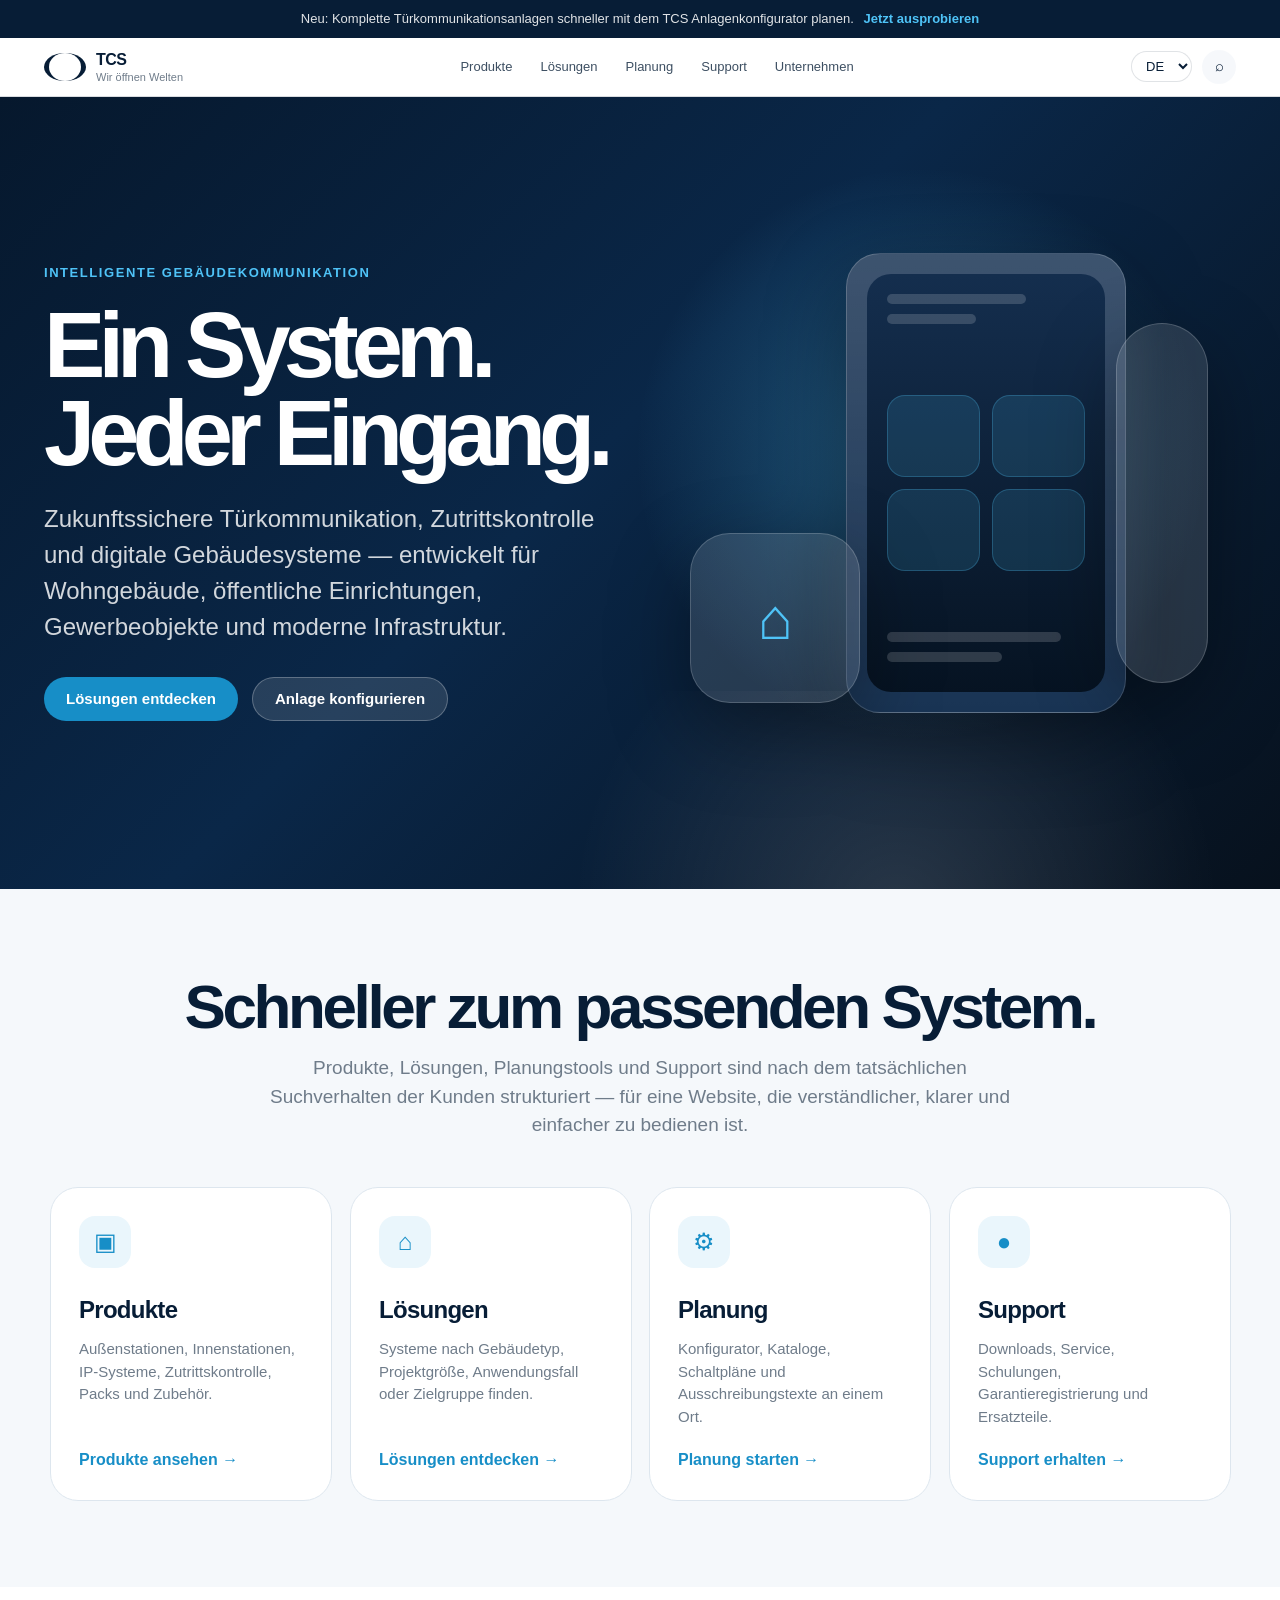
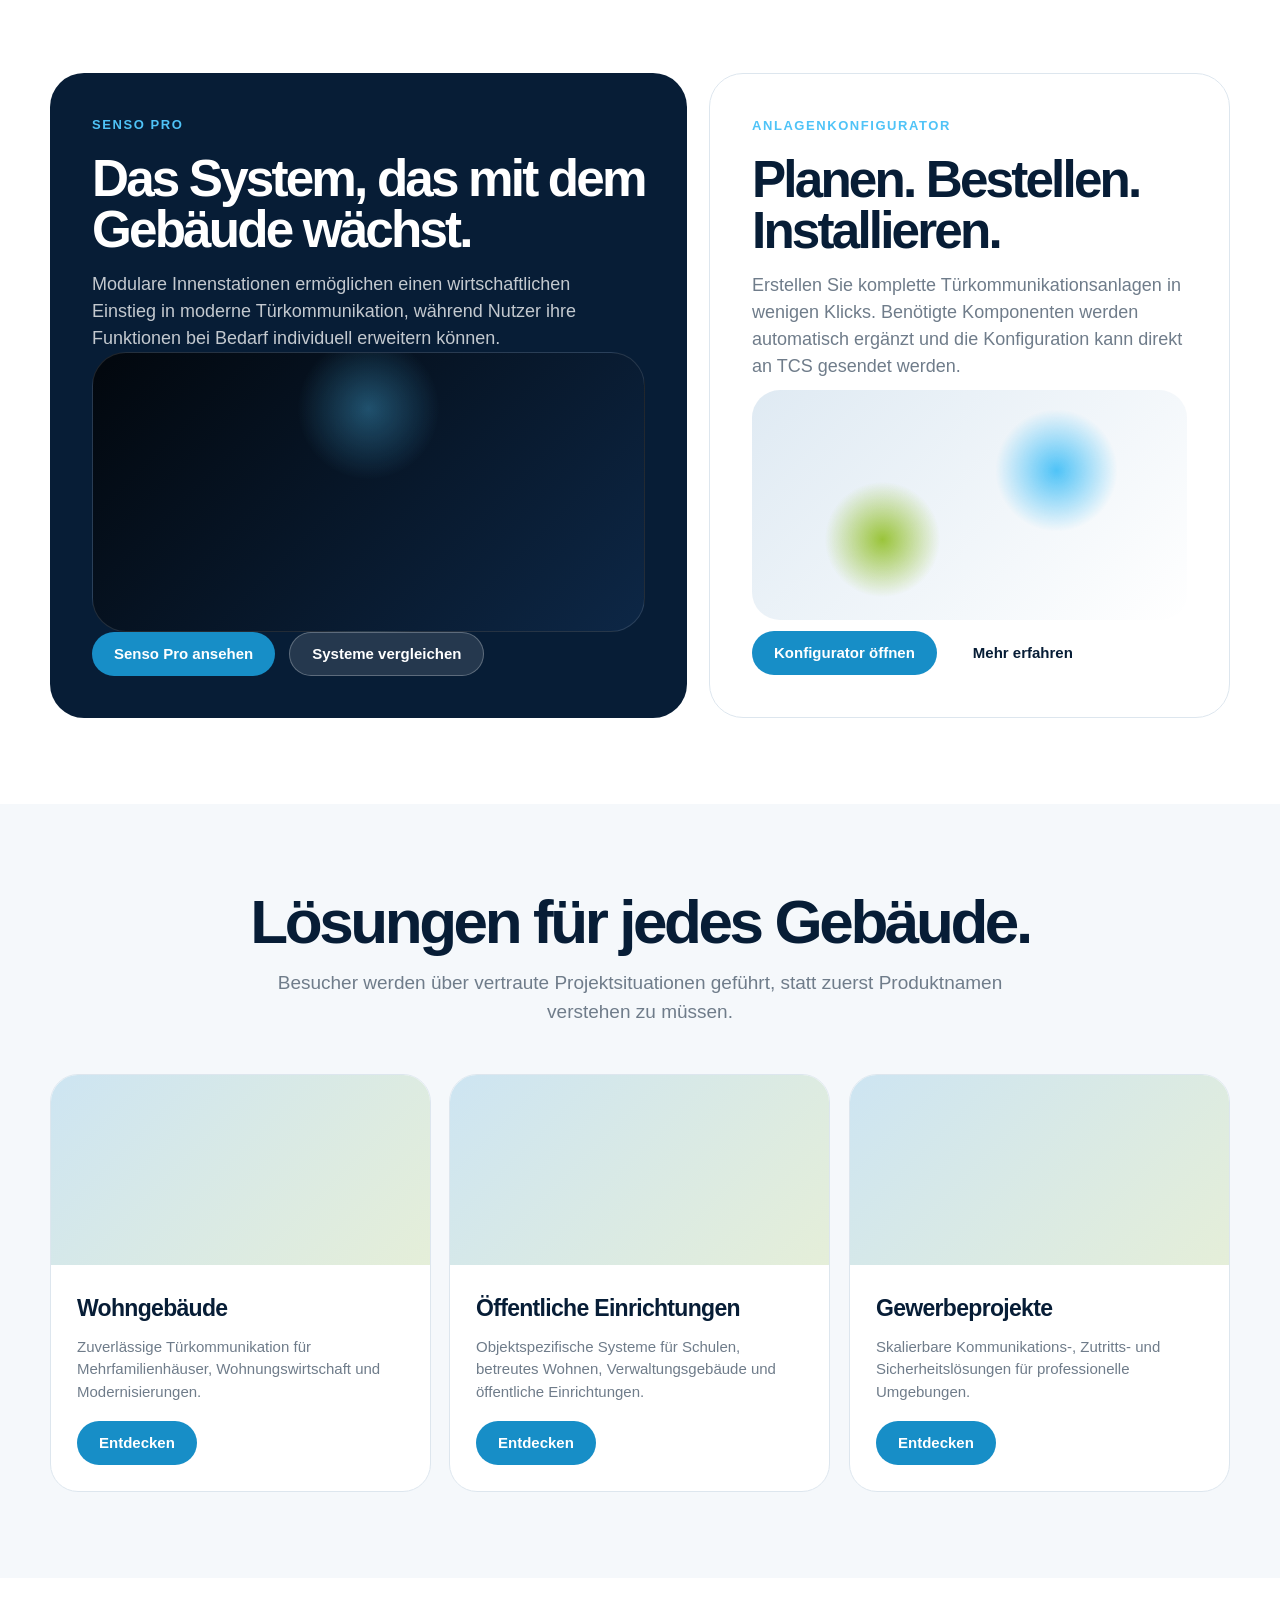
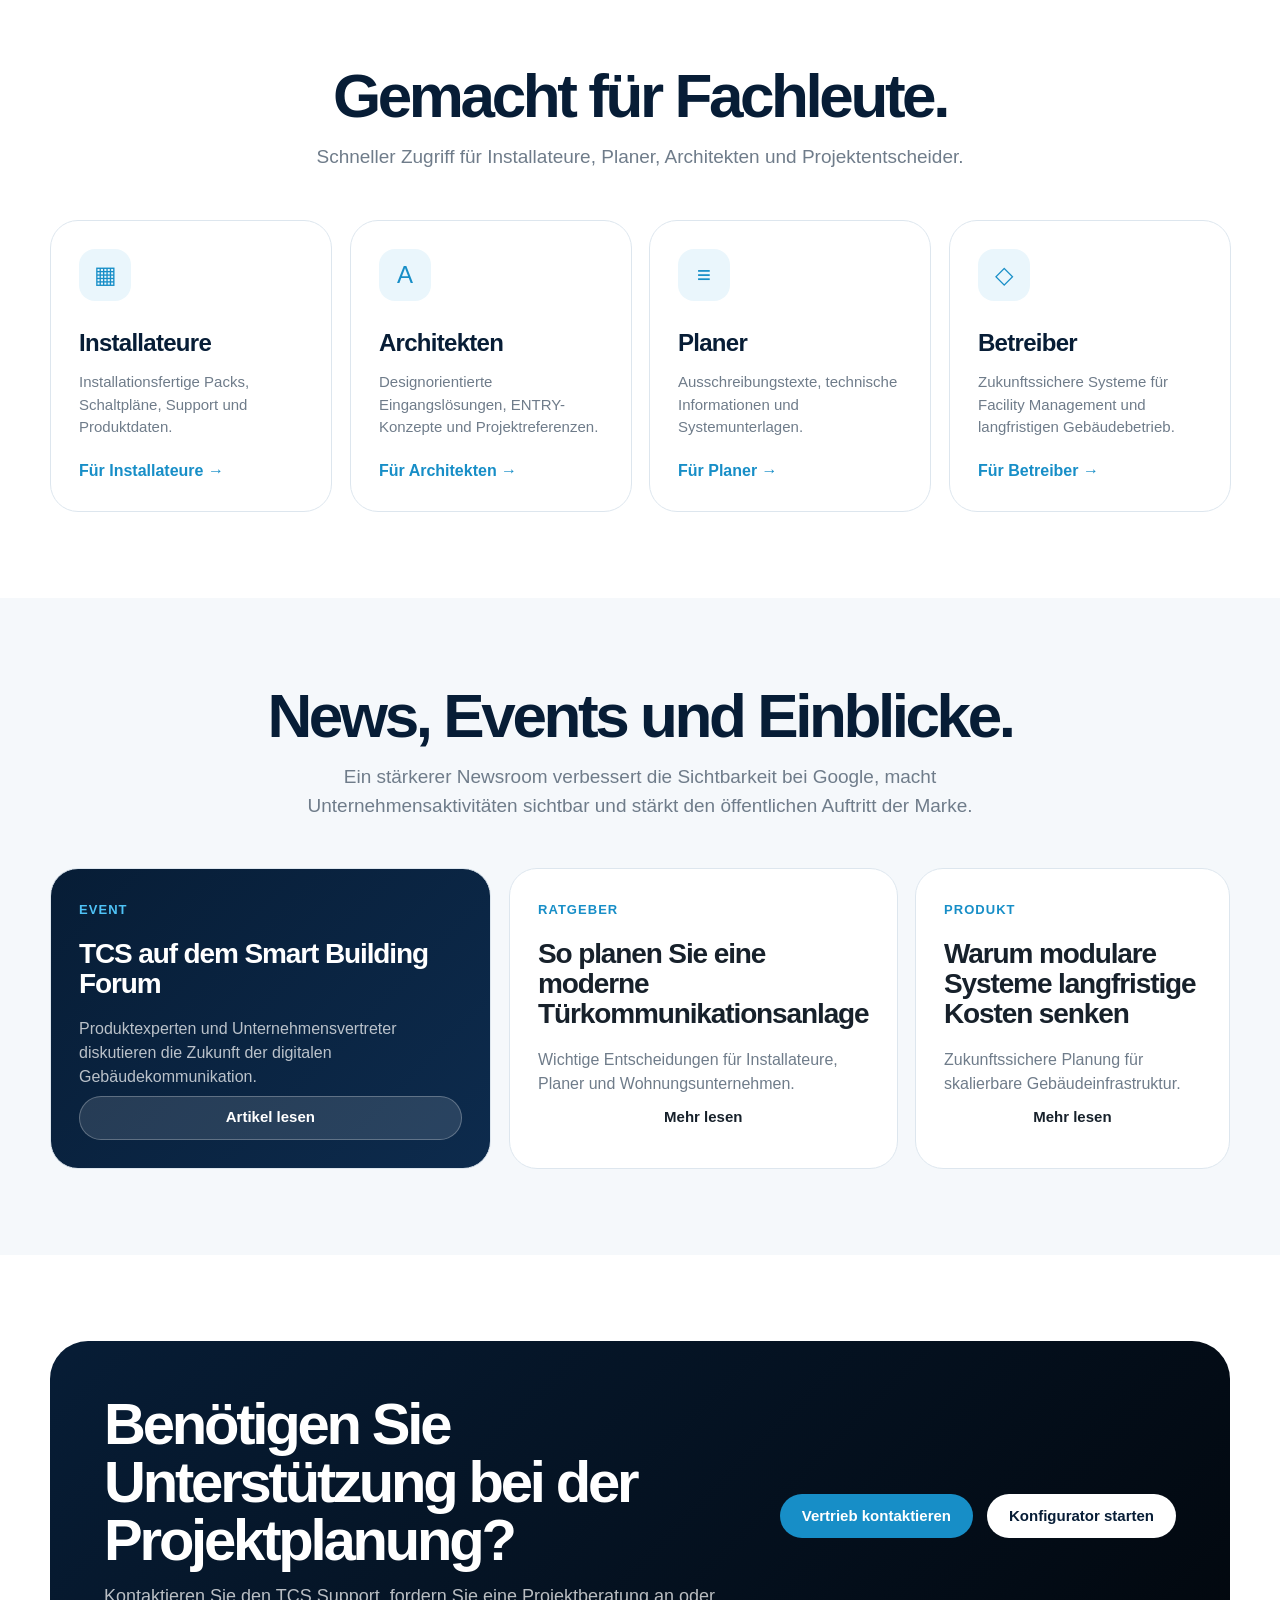
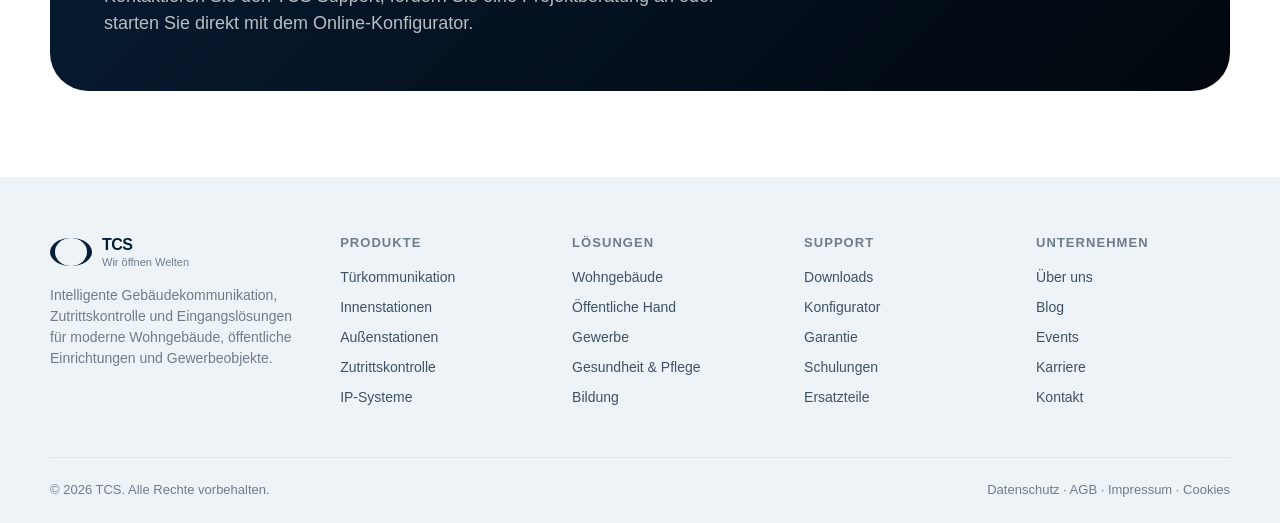
<file: index.html>
<!DOCTYPE html>
<html lang="de" dir="ltr">
<head>
  <meta charset="UTF-8" />
  <meta name="viewport" content="width=device-width, initial-scale=1.0" />

  <title>TCS — Intelligente Gebäudekommunikation</title>
  <meta name="description" content="TCS entwickelt intelligente Türkommunikation, Zutrittskontrolle und Gebäudekommunikationssysteme für Wohngebäude, öffentliche Einrichtungen und Gewerbeobjekte." />

  <link rel="stylesheet" href="assets/css/style.css" />
</head>

<body>
  <div class="top-notice">
    Neu: Komplette Türkommunikationsanlagen schneller mit dem TCS Anlagenkonfigurator planen.
    <a href="#">Jetzt ausprobieren</a>
  </div>

  <header class="navbar">
    <div class="nav-inner">
      <a href="index-de.html" class="logo" aria-label="TCS Startseite">
        <span class="logo-mark"></span>
        <span>
          TCS
          <small>Wir öffnen Welten</small>
        </span>
      </a>

      <nav class="nav-links" aria-label="Hauptnavigation">
        <div class="nav-item">
          <button class="nav-button" type="button" aria-haspopup="true">Produkte</button>

          <div class="mega-menu">
            <div class="mega-content">
              <div class="mega-col">
                <h4>Produkte entdecken</h4>
                <a href="#">Türkommunikation</a>
                <a href="#">Innenstationen</a>
                <a href="#">Außenstationen</a>
                <a href="#">Zutrittskontrolle</a>
                <a href="#">IP-Systeme</a>
              </div>

              <div class="mega-col">
                <h4>Produktfamilien</h4>
                <a class="secondary" href="./product-carus-origo-en.html">Carus Origo</a>
                <a class="secondary" href="#">TASTA Serie</a>
                <a class="secondary" href="#">TCS:PACKS</a>
                <a class="secondary" href="#">ENTRY</a>
                <a class="secondary" href="#">SIGNAGE</a>
              </div>

              <div class="mega-col">
                <h4>Planen & Konfigurieren</h4>
                <a class="secondary" href="#">Anlagenkonfigurator</a>
                <a class="secondary" href="#">Schaltpläne</a>
                <a class="secondary" href="#">Produktkatalog</a>
                <a class="secondary" href="#">Ersatzteilshop</a>
              </div>

              <div class="mega-col">
                <h4>Empfohlen</h4>
                <a class="secondary" href="#">5 Jahre Garantie</a>
                <a class="secondary" href="#">Neue Produktgeneration</a>
                <a class="secondary" href="#">Mobile Türkommunikation</a>
              </div>
            </div>
          </div>
        </div>

        <div class="nav-item">
          <button class="nav-button" type="button" aria-haspopup="true">Lösungen</button>

          <div class="mega-menu">
            <div class="mega-content">
              <div class="mega-col">
                <h4>Nach Gebäudetyp</h4>
                <a href="#">Wohngebäude</a>
                <a href="#">Öffentliche Hand</a>
                <a href="#">Gewerbeobjekte</a>
                <a href="#">Pflege & betreutes Wohnen</a>
                <a href="#">Bildung & Campus</a>
              </div>

              <div class="mega-col">
                <h4>Nach Bedarf</h4>
                <a class="secondary" href="#">Türzugang</a>
                <a class="secondary" href="#">Videokommunikation</a>
                <a class="secondary" href="#">Digitale Rechteverwaltung</a>
                <a class="secondary" href="#">Modernisierung</a>
              </div>

              <div class="mega-col">
                <h4>Für Fachleute</h4>
                <a class="secondary" href="#">Für Installateure</a>
                <a class="secondary" href="#">Für Architekten</a>
                <a class="secondary" href="#">Für Elektrofachplaner</a>
                <a class="secondary" href="#">Für Wohnungswirtschaft</a>
              </div>

              <div class="mega-col">
                <h4>Referenzen</h4>
                <a class="secondary" href="#">Projektbeispiele</a>
                <a class="secondary" href="#">Projektgalerie</a>
                <a class="secondary" href="#">Individuelle ENTRY-Projekte</a>
              </div>
            </div>
          </div>
        </div>

        <div class="nav-item">
          <button class="nav-button" type="button" aria-haspopup="true">Planung</button>

          <div class="mega-menu">
            <div class="mega-content">
              <div class="mega-col">
                <h4>Planungstools</h4>
                <a href="#">Anlagenkonfigurator</a>
                <a href="#">Schaltpläne</a>
                <a href="#">Produktkataloge</a>
                <a href="#">Ausschreibungstexte</a>
              </div>

              <div class="mega-col">
                <h4>Für Projekte</h4>
                <a class="secondary" href="#">Neubau</a>
                <a class="secondary" href="#">Modernisierung</a>
                <a class="secondary" href="#">Große Wohnprojekte</a>
                <a class="secondary" href="#">Öffentliche Gebäude</a>
              </div>

              <div class="mega-col">
                <h4>Technische Daten</h4>
                <a class="secondary" href="#">Downloads</a>
                <a class="secondary" href="#">Handbücher</a>
                <a class="secondary" href="#">Systemunterlagen</a>
                <a class="secondary" href="#">Ausschreiben.de</a>
              </div>

              <div class="mega-col">
                <h4>Schnellzugriff</h4>
                <a class="secondary" href="#">Konfigurator starten</a>
                <a class="secondary" href="#">Garantie registrieren</a>
                <a class="secondary" href="#">Support kontaktieren</a>
              </div>
            </div>
          </div>
        </div>

        <div class="nav-item">
          <button class="nav-button" type="button" aria-haspopup="true">Support</button>

          <div class="mega-menu">
            <div class="mega-content">
              <div class="mega-col">
                <h4>Support-Center</h4>
                <a href="#">Downloads</a>
                <a href="#">Handbücher</a>
                <a href="#">FAQ</a>
                <a href="#">Servicehotline</a>
              </div>

              <div class="mega-col">
                <h4>Service</h4>
                <a class="secondary" href="#">Garantieregistrierung</a>
                <a class="secondary" href="#">Ersatzteile</a>
                <a class="secondary" href="#">Schulungen</a>
                <a class="secondary" href="#">Technischer Support</a>
              </div>

              <div class="mega-col">
                <h4>Wissen</h4>
                <a class="secondary" href="#">Installationshilfen</a>
                <a class="secondary" href="#">Produktvideos</a>
                <a class="secondary" href="#">Seminare</a>
              </div>

              <div class="mega-col">
                <h4>Kontakt</h4>
                <a class="secondary" href="#">Vertrieb</a>
                <a class="secondary" href="#">Technischer Support</a>
                <a class="secondary" href="#">Partner finden</a>
              </div>
            </div>
          </div>
        </div>

        <div class="nav-item">
          <button class="nav-button" type="button" aria-haspopup="true">Unternehmen</button>

          <div class="mega-menu">
            <div class="mega-content">
              <div class="mega-col">
                <h4>Über TCS</h4>
                <a href="#">Wer wir sind</a>
                <a href="#">Qualitätsversprechen</a>
                <a href="#">Nachhaltigkeit</a>
                <a href="#">Karriere</a>
              </div>

              <div class="mega-col">
                <h4>Medien</h4>
                <a class="secondary" href="#">Newsroom</a>
                <a class="secondary" href="#">Blog</a>
                <a class="secondary" href="#">Events</a>
                <a class="secondary" href="#">Presse</a>
              </div>

              <div class="mega-col">
                <h4>Referenzen</h4>
                <a class="secondary" href="#">Projektbeispiele</a>
                <a class="secondary" href="#">Projektgalerie</a>
                <a class="secondary" href="#">Architekturprojekte</a>
              </div>

              <div class="mega-col">
                <h4>Kontakt</h4>
                <a class="secondary" href="#">Kontakt aufnehmen</a>
                <a class="secondary" href="#">Vertrieb</a>
                <a class="secondary" href="#">Partnernetzwerk</a>
              </div>
            </div>
          </div>
        </div>
      </nav>

      <div class="nav-actions">
        <select class="language-switcher" aria-label="Sprache" onchange="location = this.value;">
          <option value="index.html" selected>DE</option>
          <option value="index-en.html">EN</option>
          <option value="index-ar.html">AR</option>
        </select>

        <a href="#" class="search-icon" aria-label="Suche">⌕</a>
        <button class="mobile-menu" type="button" aria-label="Menü öffnen">☰</button>
      </div>
    </div>
  </header>

  <main>
    <section class="hero">
      <div class="hero-inner">
        <div class="reveal-blur">
          <div class="eyebrow">Intelligente Gebäudekommunikation</div>
          <h1>Ein System. Jeder Eingang.</h1>
          <p>
            Zukunftssichere Türkommunikation, Zutrittskontrolle und digitale Gebäudesysteme —
            entwickelt für Wohngebäude, öffentliche Einrichtungen, Gewerbeobjekte und moderne Infrastruktur.
          </p>

          <div class="cta-row">
            <a href="#" class="btn btn-primary">Lösungen entdecken</a>
            <a href="#" class="btn btn-secondary">Anlage konfigurieren</a>
          </div>
        </div>

        <div class="device-stage reveal-scale reveal-delay-2" aria-hidden="true">
          <div class="device-card device-main">
            <div class="device-screen">
              <div>
                <div class="screen-line" style="width: 70%;"></div>
                <div class="screen-line" style="width: 45%;"></div>
              </div>

              <div class="screen-grid">
                <div class="screen-tile"></div>
                <div class="screen-tile"></div>
                <div class="screen-tile"></div>
                <div class="screen-tile"></div>
              </div>

              <div>
                <div class="screen-line" style="width: 88%;"></div>
                <div class="screen-line" style="width: 58%;"></div>
              </div>
            </div>
          </div>

          <div class="device-card device-side"></div>
          <div class="device-card device-module">⌂</div>
        </div>
      </div>
    </section>

    <section class="section section-alt">
      <div class="section-inner">
        <div class="section-heading reveal-blur">
          <h2>Schneller zum passenden System.</h2>
          <p>
            Produkte, Lösungen, Planungstools und Support sind nach dem tatsächlichen Suchverhalten der Kunden strukturiert —
            für eine Website, die verständlicher, klarer und einfacher zu bedienen ist.
          </p>
        </div>

        <div class="category-grid">
          <a href="#" class="category-card reveal reveal-delay-1">
            <div>
              <div class="category-icon">▣</div>
              <h3>Produkte</h3>
              <p>Außenstationen, Innenstationen, IP-Systeme, Zutrittskontrolle, Packs und Zubehör.</p>
            </div>
            <span>Produkte ansehen →</span>
          </a>

          <a href="#" class="category-card reveal reveal-delay-2">
            <div>
              <div class="category-icon">⌂</div>
              <h3>Lösungen</h3>
              <p>Systeme nach Gebäudetyp, Projektgröße, Anwendungsfall oder Zielgruppe finden.</p>
            </div>
            <span>Lösungen entdecken →</span>
          </a>

          <a href="#" class="category-card reveal reveal-delay-3">
            <div>
              <div class="category-icon">⚙</div>
              <h3>Planung</h3>
              <p>Konfigurator, Kataloge, Schaltpläne und Ausschreibungstexte an einem Ort.</p>
            </div>
            <span>Planung starten →</span>
          </a>

          <a href="#" class="category-card reveal reveal-delay-4">
            <div>
              <div class="category-icon">●</div>
              <h3>Support</h3>
              <p>Downloads, Service, Schulungen, Garantieregistrierung und Ersatzteile.</p>
            </div>
            <span>Support erhalten →</span>
          </a>
        </div>
      </div>
    </section>

    <section class="section">
      <div class="section-inner">
        <div class="showcase">
          <div class="showcase-card reveal-left">
            <div>
              <div class="eyebrow">Senso Pro</div>
              <h3>Das System, das mit dem Gebäude wächst.</h3>
              <p>
                Modulare Innenstationen ermöglichen einen wirtschaftlichen Einstieg in moderne Türkommunikation,
                während Nutzer ihre Funktionen bei Bedarf individuell erweitern können.
              </p>
            </div>

            <div class="black-product"></div>

            <div class="cta-row">
              <a href="#" class="btn btn-primary">Senso Pro ansehen</a>
              <a href="#" class="btn btn-secondary">Systeme vergleichen</a>
            </div>
          </div>

          <div class="showcase-card light reveal-right reveal-delay-2">
            <div>
              <div class="eyebrow">Anlagenkonfigurator</div>
              <h3>Planen. Bestellen. Installieren.</h3>
              <p>
                Erstellen Sie komplette Türkommunikationsanlagen in wenigen Klicks.
                Benötigte Komponenten werden automatisch ergänzt und die Konfiguration kann direkt an TCS gesendet werden.
              </p>
            </div>

            <div class="abstract-image"></div>

            <div class="cta-row">
              <a href="#" class="btn btn-primary">Konfigurator öffnen</a>
              <a href="#" class="btn">Mehr erfahren</a>
            </div>
          </div>
        </div>
      </div>
    </section>

    <section class="section section-alt">
      <div class="section-inner">
        <div class="section-heading reveal-blur">
          <h2>Lösungen für jedes Gebäude.</h2>
          <p>
            Besucher werden über vertraute Projektsituationen geführt, statt zuerst Produktnamen verstehen zu müssen.
          </p>
        </div>

        <div class="split-grid">
          <article class="info-card reveal reveal-delay-1">
            <div class="info-visual"></div>
            <div class="info-body">
              <h3>Wohngebäude</h3>
              <p>Zuverlässige Türkommunikation für Mehrfamilienhäuser, Wohnungswirtschaft und Modernisierungen.</p>
              <a href="#" class="btn btn-primary">Entdecken</a>
            </div>
          </article>

          <article class="info-card reveal reveal-delay-2">
            <div class="info-visual"></div>
            <div class="info-body">
              <h3>Öffentliche Einrichtungen</h3>
              <p>Objektspezifische Systeme für Schulen, betreutes Wohnen, Verwaltungsgebäude und öffentliche Einrichtungen.</p>
              <a href="#" class="btn btn-primary">Entdecken</a>
            </div>
          </article>

          <article class="info-card reveal reveal-delay-3">
            <div class="info-visual"></div>
            <div class="info-body">
              <h3>Gewerbeprojekte</h3>
              <p>Skalierbare Kommunikations-, Zutritts- und Sicherheitslösungen für professionelle Umgebungen.</p>
              <a href="#" class="btn btn-primary">Entdecken</a>
            </div>
          </article>
        </div>
      </div>
    </section>

    <section class="section">
      <div class="section-inner">
        <div class="section-heading reveal-blur">
          <h2>Gemacht für Fachleute.</h2>
          <p>
            Schneller Zugriff für Installateure, Planer, Architekten und Projektentscheider.
          </p>
        </div>

        <div class="category-grid">
          <a href="#" class="category-card reveal reveal-delay-1">
            <div>
              <div class="category-icon">▦</div>
              <h3>Installateure</h3>
              <p>Installationsfertige Packs, Schaltpläne, Support und Produktdaten.</p>
            </div>
            <span>Für Installateure →</span>
          </a>

          <a href="#" class="category-card reveal reveal-delay-2">
            <div>
              <div class="category-icon">A</div>
              <h3>Architekten</h3>
              <p>Designorientierte Eingangslösungen, ENTRY-Konzepte und Projektreferenzen.</p>
            </div>
            <span>Für Architekten →</span>
          </a>

          <a href="#" class="category-card reveal reveal-delay-3">
            <div>
              <div class="category-icon">≡</div>
              <h3>Planer</h3>
              <p>Ausschreibungstexte, technische Informationen und Systemunterlagen.</p>
            </div>
            <span>Für Planer →</span>
          </a>

          <a href="#" class="category-card reveal reveal-delay-4">
            <div>
              <div class="category-icon">◇</div>
              <h3>Betreiber</h3>
              <p>Zukunftssichere Systeme für Facility Management und langfristigen Gebäudebetrieb.</p>
            </div>
            <span>Für Betreiber →</span>
          </a>
        </div>
      </div>
    </section>

    <section class="section section-alt">
      <div class="section-inner">
        <div class="section-heading reveal-blur">
          <h2>News, Events und Einblicke.</h2>
          <p>
            Ein stärkerer Newsroom verbessert die Sichtbarkeit bei Google, macht Unternehmensaktivitäten sichtbar
            und stärkt den öffentlichen Auftritt der Marke.
          </p>
        </div>

        <div class="blog-grid">
          <article class="blog-card featured reveal reveal-delay-1">
            <div>
              <span class="blog-tag">Event</span>
              <h3>TCS auf dem Smart Building Forum</h3>
              <p>
                Produktexperten und Unternehmensvertreter diskutieren die Zukunft der digitalen Gebäudekommunikation.
              </p>
            </div>
            <a href="#" class="btn btn-secondary">Artikel lesen</a>
          </article>

          <article class="blog-card reveal reveal-delay-2">
            <div>
              <span class="blog-tag">Ratgeber</span>
              <h3>So planen Sie eine moderne Türkommunikationsanlage</h3>
              <p>Wichtige Entscheidungen für Installateure, Planer und Wohnungsunternehmen.</p>
            </div>
            <a href="#" class="btn">Mehr lesen</a>
          </article>

          <article class="blog-card reveal reveal-delay-3">
            <div>
              <span class="blog-tag">Produkt</span>
              <h3>Warum modulare Systeme langfristige Kosten senken</h3>
              <p>Zukunftssichere Planung für skalierbare Gebäudeinfrastruktur.</p>
            </div>
            <a href="#" class="btn">Mehr lesen</a>
          </article>
        </div>
      </div>
    </section>

    <section class="section">
      <div class="section-inner">
        <div class="support-band reveal-scale">
          <div>
            <h2>Benötigen Sie Unterstützung bei der Projektplanung?</h2>
            <p>
              Kontaktieren Sie den TCS Support, fordern Sie eine Projektberatung an oder starten Sie direkt mit dem Online-Konfigurator.
            </p>
          </div>

          <div class="cta-row">
            <a href="#" class="btn btn-primary">Vertrieb kontaktieren</a>
            <a href="#" class="btn btn-light">Konfigurator starten</a>
          </div>
        </div>
      </div>
    </section>
  </main>

  <footer class="reveal-blur">
    <div class="footer-inner">
      <div class="footer-grid">
        <div class="footer-brand">
          <a href="index-de.html" class="logo">
            <span class="logo-mark"></span>
            <span>
              TCS
              <small>Wir öffnen Welten</small>
            </span>
          </a>

          <p>
            Intelligente Gebäudekommunikation, Zutrittskontrolle und Eingangslösungen
            für moderne Wohngebäude, öffentliche Einrichtungen und Gewerbeobjekte.
          </p>
        </div>

        <div class="footer-col">
          <h4>Produkte</h4>
          <a href="#">Türkommunikation</a>
          <a href="#">Innenstationen</a>
          <a href="#">Außenstationen</a>
          <a href="#">Zutrittskontrolle</a>
          <a href="#">IP-Systeme</a>
        </div>

        <div class="footer-col">
          <h4>Lösungen</h4>
          <a href="#">Wohngebäude</a>
          <a href="#">Öffentliche Hand</a>
          <a href="#">Gewerbe</a>
          <a href="#">Gesundheit & Pflege</a>
          <a href="#">Bildung</a>
        </div>

        <div class="footer-col">
          <h4>Support</h4>
          <a href="#">Downloads</a>
          <a href="#">Konfigurator</a>
          <a href="#">Garantie</a>
          <a href="#">Schulungen</a>
          <a href="#">Ersatzteile</a>
        </div>

        <div class="footer-col">
          <h4>Unternehmen</h4>
          <a href="#">Über uns</a>
          <a href="#">Blog</a>
          <a href="#">Events</a>
          <a href="#">Karriere</a>
          <a href="#">Kontakt</a>
        </div>
      </div>

      <div class="footer-bottom">
        <span>© 2026 TCS. Alle Rechte vorbehalten.</span>
        <span>Datenschutz · AGB · Impressum · Cookies</span>
      </div>
    </div>
  </footer>

  <script src="assets/js/script.js"></script>
</body>
</html>
</file>
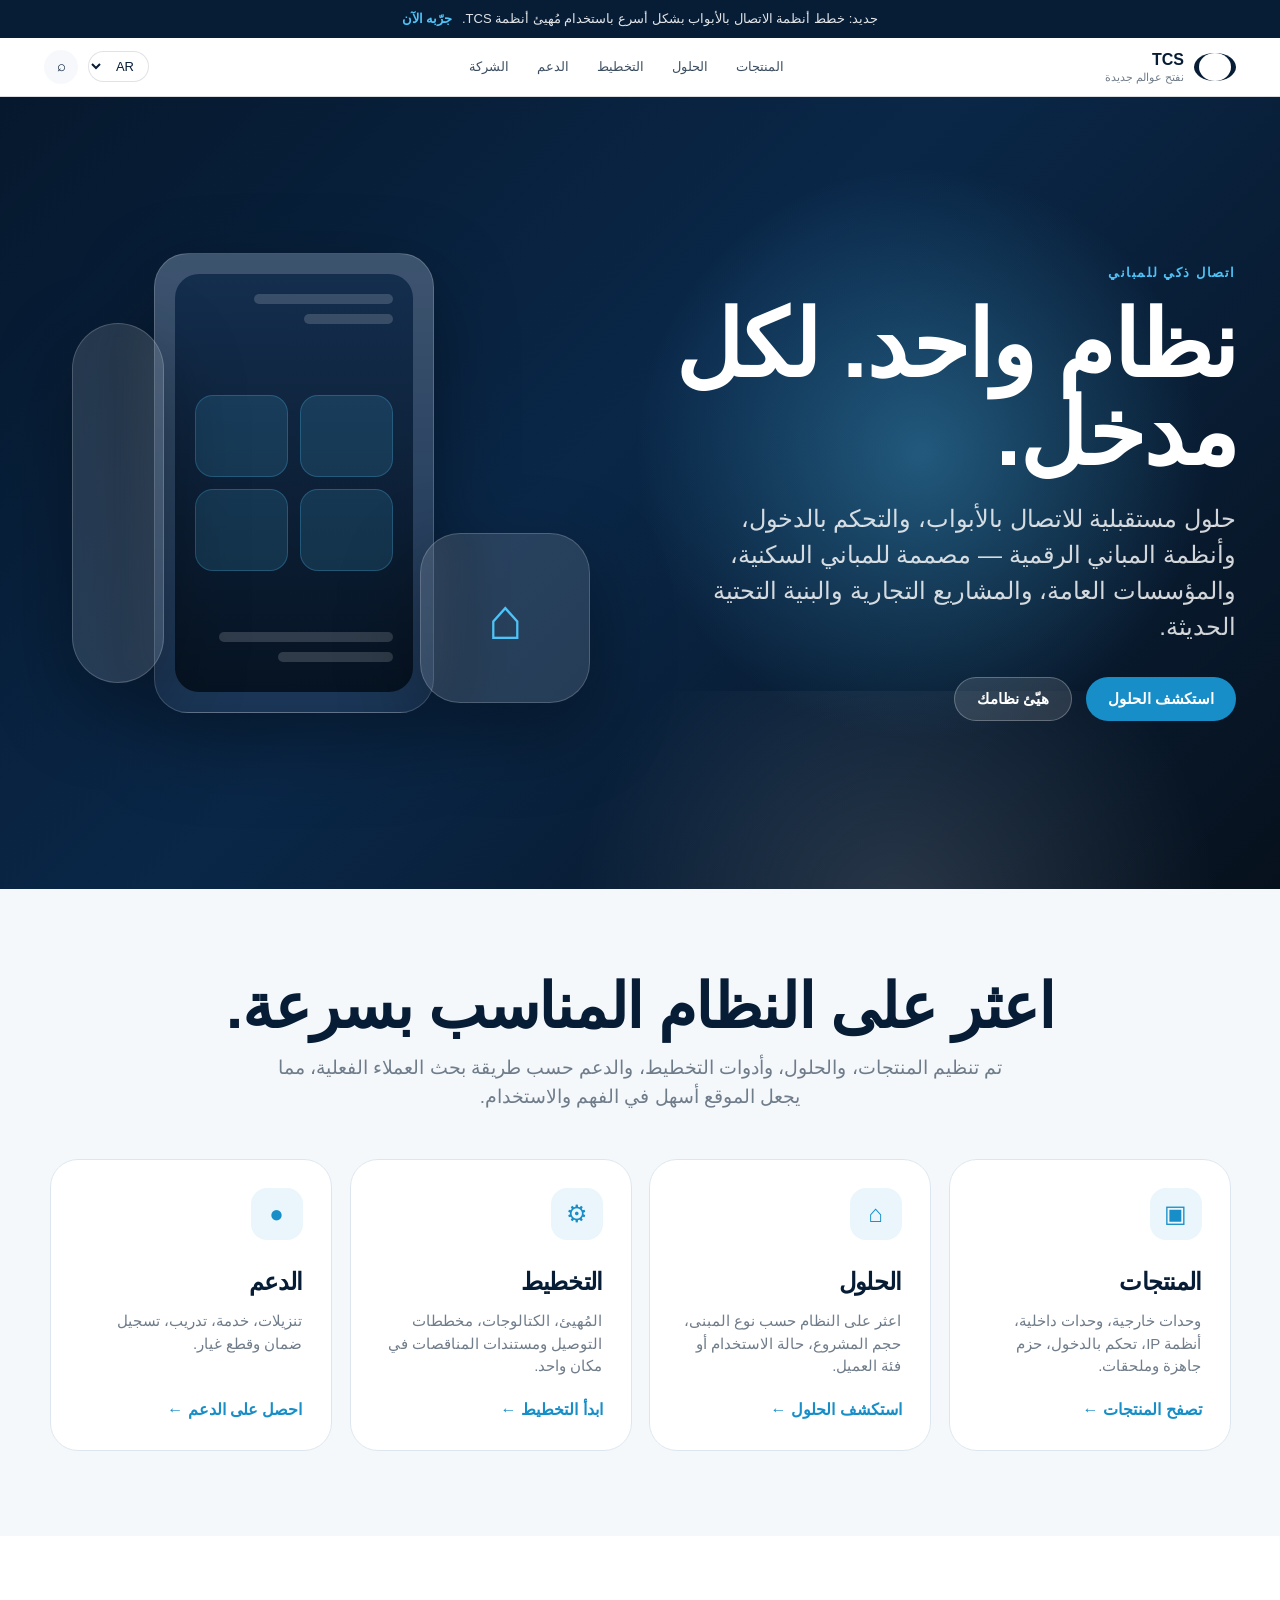
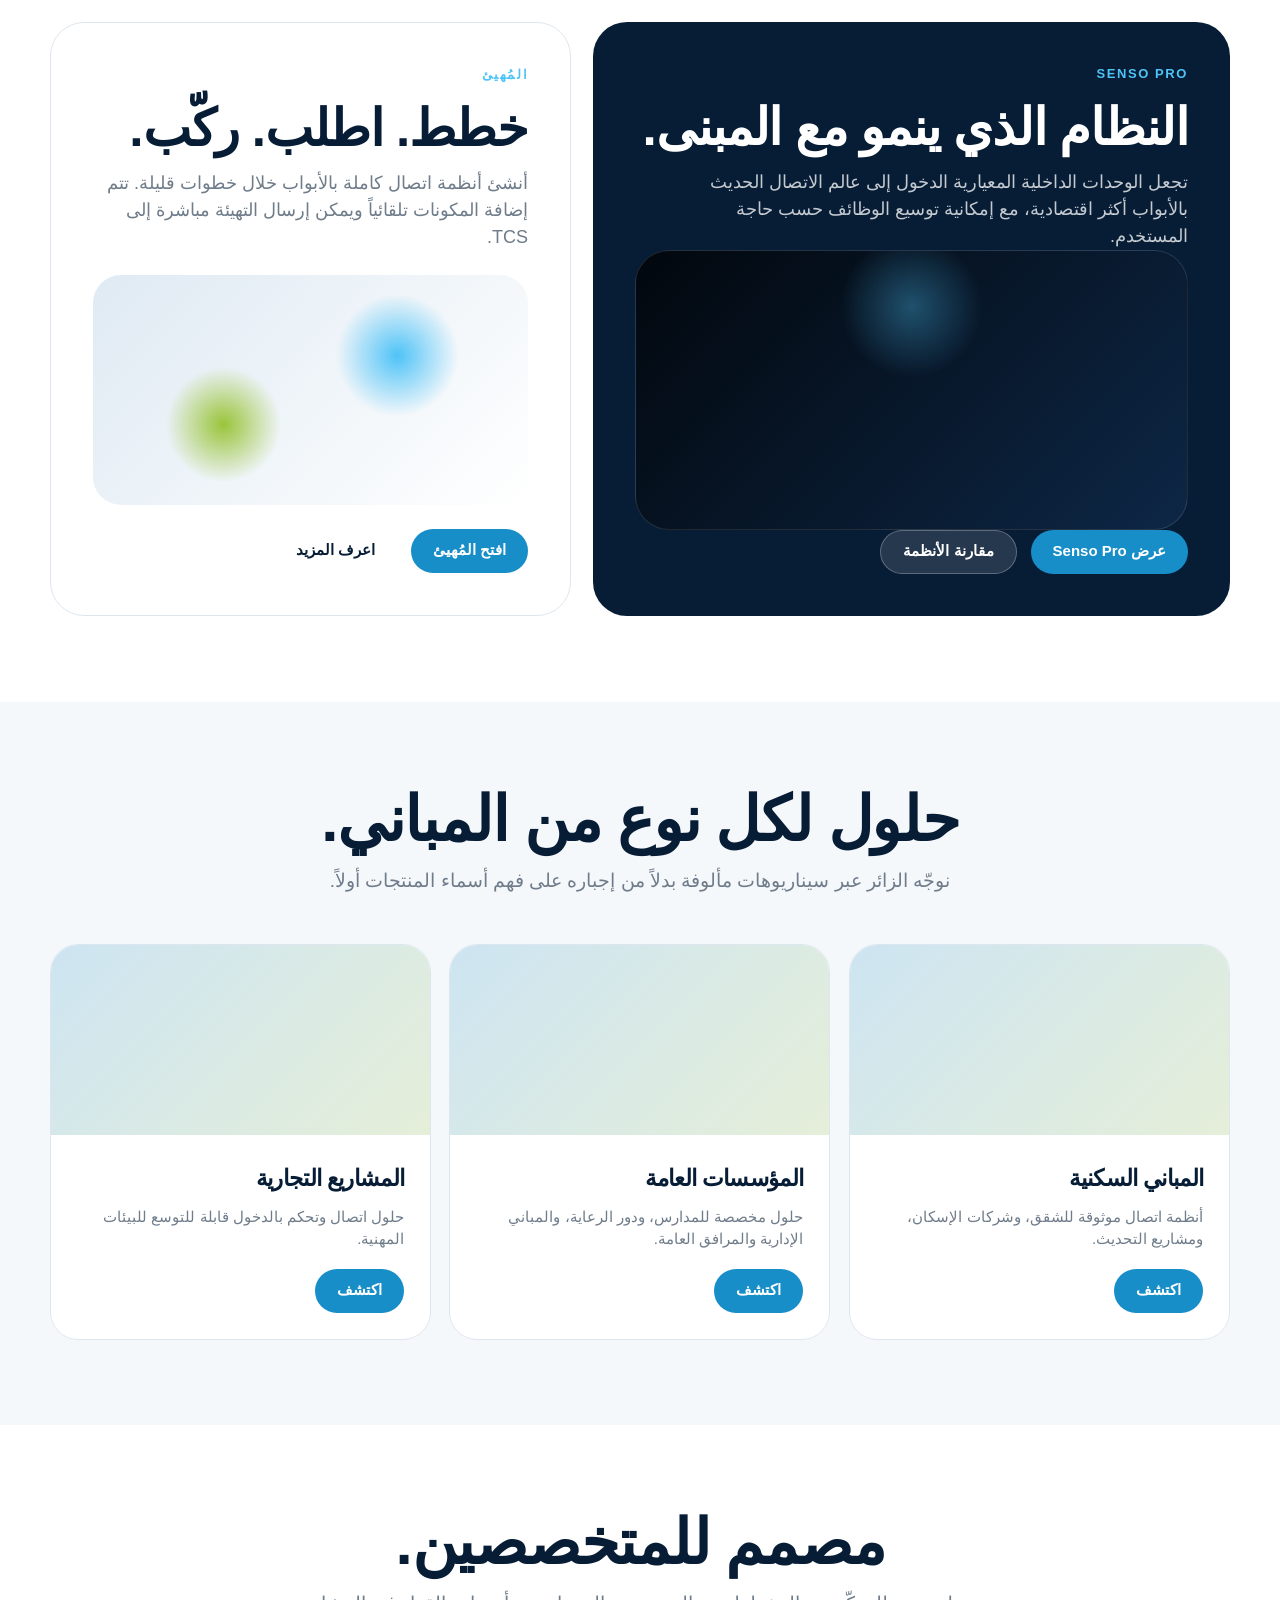
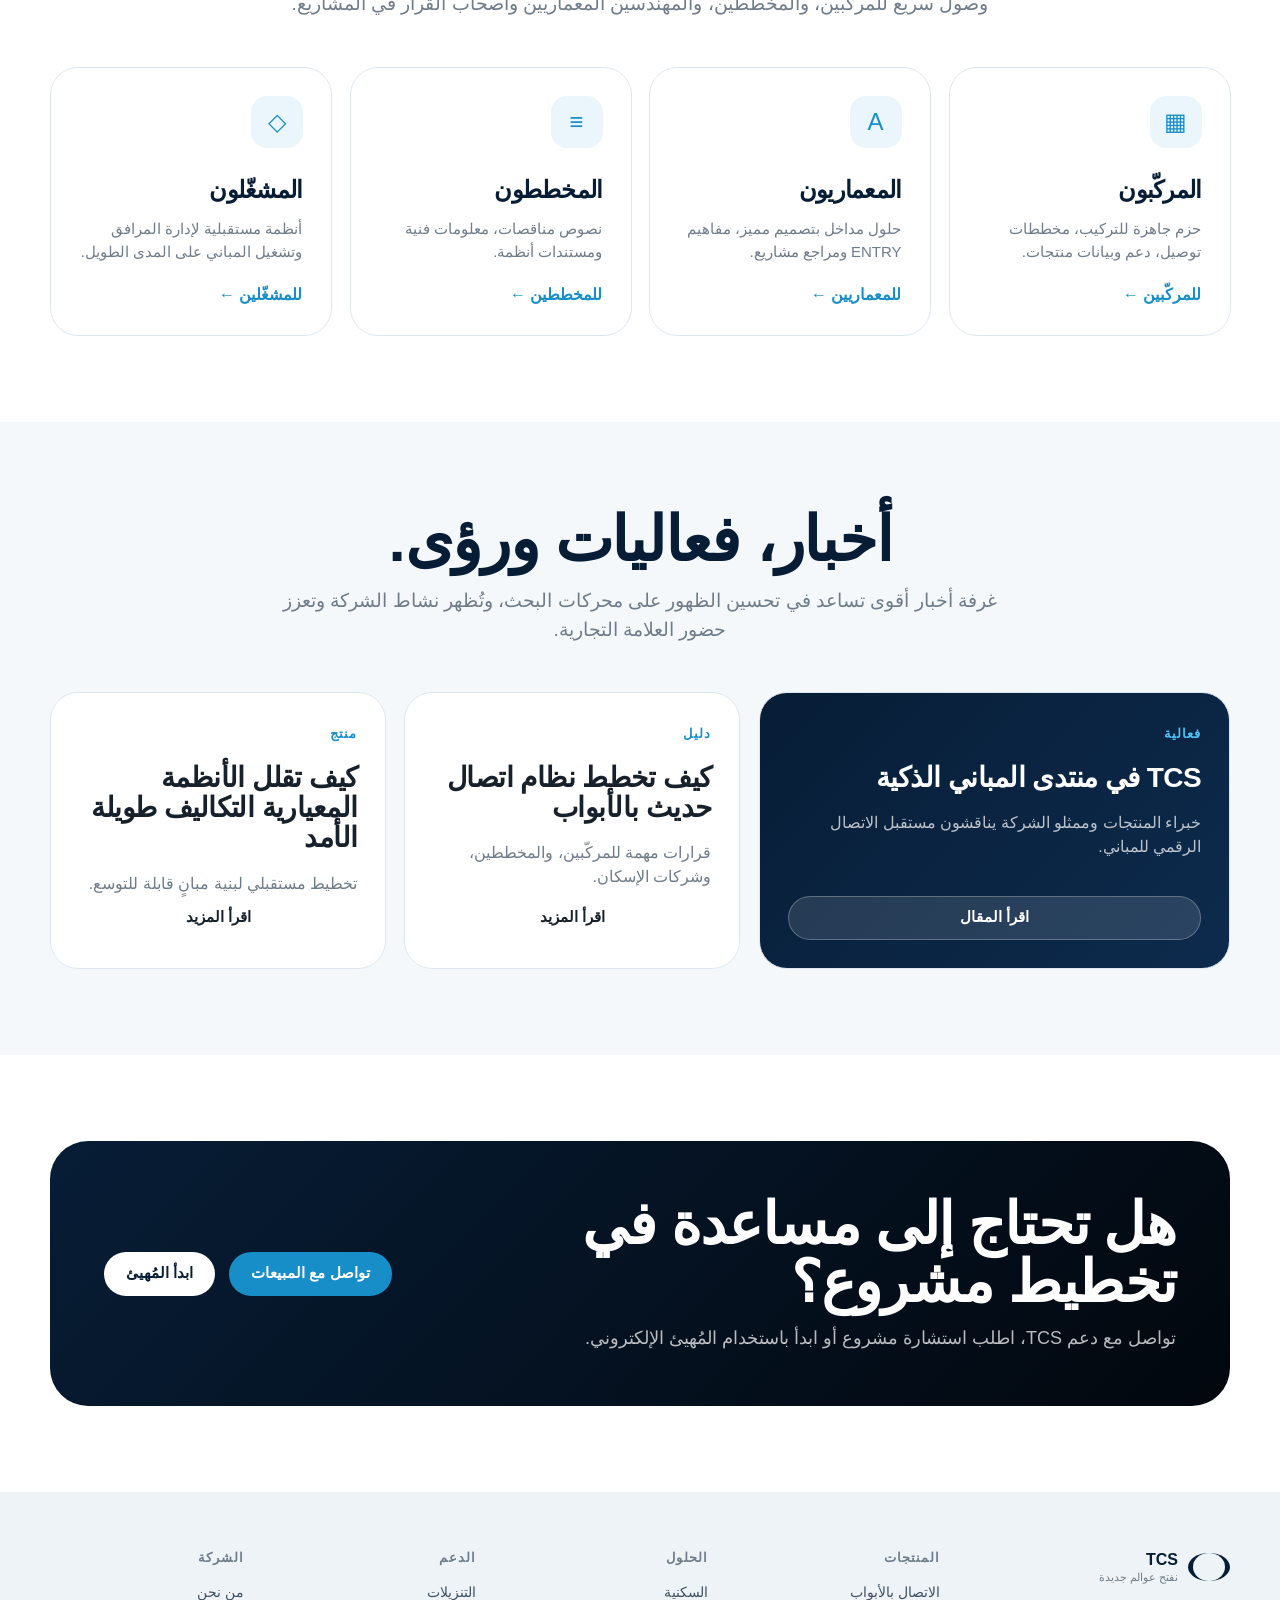
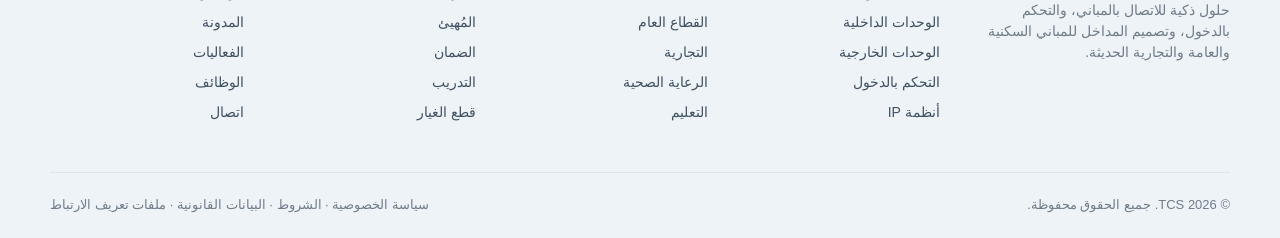
<file: index-ar.html>
<!DOCTYPE html>
<html lang="ar" dir="rtl">
<head>
  <meta charset="UTF-8" />
  <meta name="viewport" content="width=device-width, initial-scale=1.0" />

  <title>TCS — أنظمة اتصال ذكية للمباني</title>
  <meta name="description" content="توفر TCS أنظمة اتصال بالأبواب، وتحكم بالدخول، وحلول اتصال رقمية للمباني السكنية والعامة والتجارية." />

  <link rel="stylesheet" href="assets/css/style.css" />
</head>

<body>
  <div class="top-notice">
    جديد: خطط أنظمة الاتصال بالأبواب بشكل أسرع باستخدام مُهيئ أنظمة TCS.
    <a href="#">جرّبه الآن</a>
  </div>

  <header class="navbar">
    <div class="nav-inner">
      <a href="index-ar.html" class="logo" aria-label="صفحة TCS الرئيسية">
        <span class="logo-mark"></span>
        <span>
          TCS
          <small>نفتح عوالم جديدة</small>
        </span>
      </a>

      <nav class="nav-links" aria-label="التنقل الرئيسي">
        <div class="nav-item">
          <button class="nav-button" type="button" aria-haspopup="true">المنتجات</button>

          <div class="mega-menu">
            <div class="mega-content">
              <div class="mega-col">
                <h4>استكشف المنتجات</h4>
                <a href="#">الاتصال بالأبواب</a>
                <a href="#">الوحدات الداخلية</a>
                <a href="#">الوحدات الخارجية</a>
                <a href="#">التحكم بالدخول</a>
                <a href="#">أنظمة IP</a>
              </div>

              <div class="mega-col">
                <h4>عائلات المنتجات</h4>
                <a class="secondary" href="./product-carus-origo-en.html">Carus Origo</a>
                <a class="secondary" href="#">سلسلة TASTA</a>
                <a class="secondary" href="#">TCS:PACKS</a>
                <a class="secondary" href="#">ENTRY</a>
                <a class="secondary" href="#">SIGNAGE</a>
              </div>

              <div class="mega-col">
                <h4>التخطيط والتهيئة</h4>
                <a class="secondary" href="#">مُهيئ الأنظمة</a>
                <a class="secondary" href="#">مخططات التوصيل</a>
                <a class="secondary" href="#">كتالوج المنتجات</a>
                <a class="secondary" href="#">متجر قطع الغيار</a>
              </div>

              <div class="mega-col">
                <h4>مميز</h4>
                <a class="secondary" href="#">ضمان 5 سنوات</a>
                <a class="secondary" href="#">جيل المنتجات الجديد</a>
                <a class="secondary" href="#">الاتصال عبر الهاتف المحمول</a>
              </div>
            </div>
          </div>
        </div>

        <div class="nav-item">
          <button class="nav-button" type="button" aria-haspopup="true">الحلول</button>

          <div class="mega-menu">
            <div class="mega-content">
              <div class="mega-col">
                <h4>حسب نوع المبنى</h4>
                <a href="#">المباني السكنية</a>
                <a href="#">القطاع العام</a>
                <a href="#">المباني التجارية</a>
                <a href="#">الرعاية والمعيشة المساعدة</a>
                <a href="#">التعليم والمجمّعات</a>
              </div>

              <div class="mega-col">
                <h4>حسب الاحتياج</h4>
                <a class="secondary" href="#">الدخول عبر الأبواب</a>
                <a class="secondary" href="#">اتصال مرئي</a>
                <a class="secondary" href="#">إدارة صلاحيات الدخول</a>
                <a class="secondary" href="#">التحديث والتجديد</a>
              </div>

              <div class="mega-col">
                <h4>للمتخصصين</h4>
                <a class="secondary" href="#">للمركّبين</a>
                <a class="secondary" href="#">للمهندسين المعماريين</a>
                <a class="secondary" href="#">لمخططي الكهرباء</a>
                <a class="secondary" href="#">لشركات الإسكان</a>
              </div>

              <div class="mega-col">
                <h4>المراجع</h4>
                <a class="secondary" href="#">دراسات حالة</a>
                <a class="secondary" href="#">معرض المشاريع</a>
                <a class="secondary" href="#">مشاريع ENTRY المخصصة</a>
              </div>
            </div>
          </div>
        </div>

        <div class="nav-item">
          <button class="nav-button" type="button" aria-haspopup="true">التخطيط</button>

          <div class="mega-menu">
            <div class="mega-content">
              <div class="mega-col">
                <h4>أدوات التخطيط</h4>
                <a href="#">مُهيئ الأنظمة</a>
                <a href="#">مخططات التوصيل</a>
                <a href="#">كتالوجات المنتجات</a>
                <a href="#">مستندات المناقصات</a>
              </div>

              <div class="mega-col">
                <h4>للمشاريع</h4>
                <a class="secondary" href="#">المباني الجديدة</a>
                <a class="secondary" href="#">مشاريع التحديث</a>
                <a class="secondary" href="#">المشاريع السكنية الكبيرة</a>
                <a class="secondary" href="#">المباني العامة</a>
              </div>

              <div class="mega-col">
                <h4>البيانات الفنية</h4>
                <a class="secondary" href="#">التنزيلات</a>
                <a class="secondary" href="#">الأدلة</a>
                <a class="secondary" href="#">مستندات النظام</a>
                <a class="secondary" href="#">Ausschreiben.de</a>
              </div>

              <div class="mega-col">
                <h4>وصول سريع</h4>
                <a class="secondary" href="#">ابدأ المُهيئ</a>
                <a class="secondary" href="#">تسجيل الضمان</a>
                <a class="secondary" href="#">التواصل مع الدعم</a>
              </div>
            </div>
          </div>
        </div>

        <div class="nav-item">
          <button class="nav-button" type="button" aria-haspopup="true">الدعم</button>

          <div class="mega-menu">
            <div class="mega-content">
              <div class="mega-col">
                <h4>مركز الدعم</h4>
                <a href="#">التنزيلات</a>
                <a href="#">الأدلة</a>
                <a href="#">الأسئلة الشائعة</a>
                <a href="#">خط الخدمة</a>
              </div>

              <div class="mega-col">
                <h4>الخدمات</h4>
                <a class="secondary" href="#">تسجيل الضمان</a>
                <a class="secondary" href="#">قطع الغيار</a>
                <a class="secondary" href="#">التدريب</a>
                <a class="secondary" href="#">الدعم الفني</a>
              </div>

              <div class="mega-col">
                <h4>المعرفة</h4>
                <a class="secondary" href="#">أدلة التركيب</a>
                <a class="secondary" href="#">فيديوهات المنتجات</a>
                <a class="secondary" href="#">الندوات</a>
              </div>

              <div class="mega-col">
                <h4>التواصل</h4>
                <a class="secondary" href="#">المبيعات</a>
                <a class="secondary" href="#">الدعم الفني</a>
                <a class="secondary" href="#">البحث عن شريك</a>
              </div>
            </div>
          </div>
        </div>

        <div class="nav-item">
          <button class="nav-button" type="button" aria-haspopup="true">الشركة</button>

          <div class="mega-menu">
            <div class="mega-content">
              <div class="mega-col">
                <h4>عن TCS</h4>
                <a href="#">من نحن</a>
                <a href="#">وعد الجودة</a>
                <a href="#">الاستدامة</a>
                <a href="#">الوظائف</a>
              </div>

              <div class="mega-col">
                <h4>الإعلام</h4>
                <a class="secondary" href="#">غرفة الأخبار</a>
                <a class="secondary" href="#">المدونة</a>
                <a class="secondary" href="#">الفعاليات</a>
                <a class="secondary" href="#">الصحافة</a>
              </div>

              <div class="mega-col">
                <h4>المراجع</h4>
                <a class="secondary" href="#">دراسات حالة</a>
                <a class="secondary" href="#">معرض المشاريع</a>
                <a class="secondary" href="#">مشاريع معمارية</a>
              </div>

              <div class="mega-col">
                <h4>تواصل معنا</h4>
                <a class="secondary" href="#">اتصال</a>
                <a class="secondary" href="#">المبيعات</a>
                <a class="secondary" href="#">شبكة الشركاء</a>
              </div>
            </div>
          </div>
        </div>
      </nav>

      <div class="nav-actions">
        <select class="language-switcher" aria-label="اللغة" onchange="location = this.value;">
          <option value="index.html">DE</option>
          <option value="index-en.html">EN</option>
          <option value="index-ar.html" selected>AR</option>
        </select>

        <a href="#" class="search-icon" aria-label="بحث">⌕</a>
        <button class="mobile-menu" type="button" aria-label="فتح القائمة">☰</button>
      </div>
    </div>
  </header>

  <main>
    <section class="hero">
      <div class="hero-inner">
        <div class="reveal-blur">
          <div class="eyebrow">اتصال ذكي للمباني</div>
          <h1>نظام واحد. لكل مدخل.</h1>
          <p>
            حلول مستقبلية للاتصال بالأبواب، والتحكم بالدخول، وأنظمة المباني الرقمية —
            مصممة للمباني السكنية، والمؤسسات العامة، والمشاريع التجارية والبنية التحتية الحديثة.
          </p>

          <div class="cta-row">
            <a href="#" class="btn btn-primary">استكشف الحلول</a>
            <a href="#" class="btn btn-secondary">هيّئ نظامك</a>
          </div>
        </div>

        <div class="device-stage reveal-scale reveal-delay-2" aria-hidden="true">
          <div class="device-card device-main">
            <div class="device-screen">
              <div>
                <div class="screen-line" style="width: 70%;"></div>
                <div class="screen-line" style="width: 45%;"></div>
              </div>

              <div class="screen-grid">
                <div class="screen-tile"></div>
                <div class="screen-tile"></div>
                <div class="screen-tile"></div>
                <div class="screen-tile"></div>
              </div>

              <div>
                <div class="screen-line" style="width: 88%;"></div>
                <div class="screen-line" style="width: 58%;"></div>
              </div>
            </div>
          </div>

          <div class="device-card device-side"></div>
          <div class="device-card device-module">⌂</div>
        </div>
      </div>
    </section>

    <section class="section section-alt">
      <div class="section-inner">
        <div class="section-heading reveal-blur">
          <h2>اعثر على النظام المناسب بسرعة.</h2>
          <p>
            تم تنظيم المنتجات، والحلول، وأدوات التخطيط، والدعم حسب طريقة بحث العملاء الفعلية،
            مما يجعل الموقع أسهل في الفهم والاستخدام.
          </p>
        </div>

        <div class="category-grid">
          <a href="#" class="category-card reveal reveal-delay-1">
            <div>
              <div class="category-icon">▣</div>
              <h3>المنتجات</h3>
              <p>وحدات خارجية، وحدات داخلية، أنظمة IP، تحكم بالدخول، حزم جاهزة وملحقات.</p>
            </div>
            <span>تصفح المنتجات ←</span>
          </a>

          <a href="#" class="category-card reveal reveal-delay-2">
            <div>
              <div class="category-icon">⌂</div>
              <h3>الحلول</h3>
              <p>اعثر على النظام حسب نوع المبنى، حجم المشروع، حالة الاستخدام أو فئة العميل.</p>
            </div>
            <span>استكشف الحلول ←</span>
          </a>

          <a href="#" class="category-card reveal reveal-delay-3">
            <div>
              <div class="category-icon">⚙</div>
              <h3>التخطيط</h3>
              <p>المُهيئ، الكتالوجات، مخططات التوصيل ومستندات المناقصات في مكان واحد.</p>
            </div>
            <span>ابدأ التخطيط ←</span>
          </a>

          <a href="#" class="category-card reveal reveal-delay-4">
            <div>
              <div class="category-icon">●</div>
              <h3>الدعم</h3>
              <p>تنزيلات، خدمة، تدريب، تسجيل ضمان وقطع غيار.</p>
            </div>
            <span>احصل على الدعم ←</span>
          </a>
        </div>
      </div>
    </section>

    <section class="section">
      <div class="section-inner">
        <div class="showcase">
          <div class="showcase-card reveal-left">
            <div>
              <div class="eyebrow">Senso Pro</div>
              <h3>النظام الذي ينمو مع المبنى.</h3>
              <p>
                تجعل الوحدات الداخلية المعيارية الدخول إلى عالم الاتصال الحديث بالأبواب أكثر اقتصادية،
                مع إمكانية توسيع الوظائف حسب حاجة المستخدم.
              </p>
            </div>

            <div class="black-product"></div>

            <div class="cta-row">
              <a href="#" class="btn btn-primary">عرض Senso Pro</a>
              <a href="#" class="btn btn-secondary">مقارنة الأنظمة</a>
            </div>
          </div>

          <div class="showcase-card light reveal-right reveal-delay-2">
            <div>
              <div class="eyebrow">المُهيئ</div>
              <h3>خطط. اطلب. ركّب.</h3>
              <p>
                أنشئ أنظمة اتصال كاملة بالأبواب خلال خطوات قليلة.
                تتم إضافة المكونات تلقائياً ويمكن إرسال التهيئة مباشرة إلى TCS.
              </p>
            </div>

            <div class="abstract-image"></div>

            <div class="cta-row">
              <a href="#" class="btn btn-primary">افتح المُهيئ</a>
              <a href="#" class="btn">اعرف المزيد</a>
            </div>
          </div>
        </div>
      </div>
    </section>

    <section class="section section-alt">
      <div class="section-inner">
        <div class="section-heading reveal-blur">
          <h2>حلول لكل نوع من المباني.</h2>
          <p>
            نوجّه الزائر عبر سيناريوهات مألوفة بدلاً من إجباره على فهم أسماء المنتجات أولاً.
          </p>
        </div>

        <div class="split-grid">
          <article class="info-card reveal reveal-delay-1">
            <div class="info-visual"></div>
            <div class="info-body">
              <h3>المباني السكنية</h3>
              <p>أنظمة اتصال موثوقة للشقق، وشركات الإسكان، ومشاريع التحديث.</p>
              <a href="#" class="btn btn-primary">اكتشف</a>
            </div>
          </article>

          <article class="info-card reveal reveal-delay-2">
            <div class="info-visual"></div>
            <div class="info-body">
              <h3>المؤسسات العامة</h3>
              <p>حلول مخصصة للمدارس، ودور الرعاية، والمباني الإدارية والمرافق العامة.</p>
              <a href="#" class="btn btn-primary">اكتشف</a>
            </div>
          </article>

          <article class="info-card reveal reveal-delay-3">
            <div class="info-visual"></div>
            <div class="info-body">
              <h3>المشاريع التجارية</h3>
              <p>حلول اتصال وتحكم بالدخول قابلة للتوسع للبيئات المهنية.</p>
              <a href="#" class="btn btn-primary">اكتشف</a>
            </div>
          </article>
        </div>
      </div>
    </section>

    <section class="section">
      <div class="section-inner">
        <div class="section-heading reveal-blur">
          <h2>مصمم للمتخصصين.</h2>
          <p>
            وصول سريع للمركّبين، والمخططين، والمهندسين المعماريين وأصحاب القرار في المشاريع.
          </p>
        </div>

        <div class="category-grid">
          <a href="#" class="category-card reveal reveal-delay-1">
            <div>
              <div class="category-icon">▦</div>
              <h3>المركّبون</h3>
              <p>حزم جاهزة للتركيب، مخططات توصيل، دعم وبيانات منتجات.</p>
            </div>
            <span>للمركّبين ←</span>
          </a>

          <a href="#" class="category-card reveal reveal-delay-2">
            <div>
              <div class="category-icon">A</div>
              <h3>المعماريون</h3>
              <p>حلول مداخل بتصميم مميز، مفاهيم ENTRY ومراجع مشاريع.</p>
            </div>
            <span>للمعماريين ←</span>
          </a>

          <a href="#" class="category-card reveal reveal-delay-3">
            <div>
              <div class="category-icon">≡</div>
              <h3>المخططون</h3>
              <p>نصوص مناقصات، معلومات فنية ومستندات أنظمة.</p>
            </div>
            <span>للمخططين ←</span>
          </a>

          <a href="#" class="category-card reveal reveal-delay-4">
            <div>
              <div class="category-icon">◇</div>
              <h3>المشغّلون</h3>
              <p>أنظمة مستقبلية لإدارة المرافق وتشغيل المباني على المدى الطويل.</p>
            </div>
            <span>للمشغّلين ←</span>
          </a>
        </div>
      </div>
    </section>

    <section class="section section-alt">
      <div class="section-inner">
        <div class="section-heading reveal-blur">
          <h2>أخبار، فعاليات ورؤى.</h2>
          <p>
            غرفة أخبار أقوى تساعد في تحسين الظهور على محركات البحث، وتُظهر نشاط الشركة وتعزز حضور العلامة التجارية.
          </p>
        </div>

        <div class="blog-grid">
          <article class="blog-card featured reveal reveal-delay-1">
            <div>
              <span class="blog-tag">فعالية</span>
              <h3>TCS في منتدى المباني الذكية</h3>
              <p>
                خبراء المنتجات وممثلو الشركة يناقشون مستقبل الاتصال الرقمي للمباني.
              </p>
            </div>
            <a href="#" class="btn btn-secondary">اقرأ المقال</a>
          </article>

          <article class="blog-card reveal reveal-delay-2">
            <div>
              <span class="blog-tag">دليل</span>
              <h3>كيف تخطط نظام اتصال حديث بالأبواب</h3>
              <p>قرارات مهمة للمركّبين، والمخططين، وشركات الإسكان.</p>
            </div>
            <a href="#" class="btn">اقرأ المزيد</a>
          </article>

          <article class="blog-card reveal reveal-delay-3">
            <div>
              <span class="blog-tag">منتج</span>
              <h3>كيف تقلل الأنظمة المعيارية التكاليف طويلة الأمد</h3>
              <p>تخطيط مستقبلي لبنية مبانٍ قابلة للتوسع.</p>
            </div>
            <a href="#" class="btn">اقرأ المزيد</a>
          </article>
        </div>
      </div>
    </section>

    <section class="section">
      <div class="section-inner">
        <div class="support-band reveal-scale">
          <div>
            <h2>هل تحتاج إلى مساعدة في تخطيط مشروع؟</h2>
            <p>
              تواصل مع دعم TCS، اطلب استشارة مشروع أو ابدأ باستخدام المُهيئ الإلكتروني.
            </p>
          </div>

          <div class="cta-row">
            <a href="#" class="btn btn-primary">تواصل مع المبيعات</a>
            <a href="#" class="btn btn-light">ابدأ المُهيئ</a>
          </div>
        </div>
      </div>
    </section>
  </main>

  <footer class="reveal-blur">
    <div class="footer-inner">
      <div class="footer-grid">
        <div class="footer-brand">
          <a href="index-ar.html" class="logo">
            <span class="logo-mark"></span>
            <span>
              TCS
              <small>نفتح عوالم جديدة</small>
            </span>
          </a>

          <p>
            حلول ذكية للاتصال بالمباني، والتحكم بالدخول، وتصميم المداخل
            للمباني السكنية والعامة والتجارية الحديثة.
          </p>
        </div>

        <div class="footer-col">
          <h4>المنتجات</h4>
          <a href="#">الاتصال بالأبواب</a>
          <a href="#">الوحدات الداخلية</a>
          <a href="#">الوحدات الخارجية</a>
          <a href="#">التحكم بالدخول</a>
          <a href="#">أنظمة IP</a>
        </div>

        <div class="footer-col">
          <h4>الحلول</h4>
          <a href="#">السكنية</a>
          <a href="#">القطاع العام</a>
          <a href="#">التجارية</a>
          <a href="#">الرعاية الصحية</a>
          <a href="#">التعليم</a>
        </div>

        <div class="footer-col">
          <h4>الدعم</h4>
          <a href="#">التنزيلات</a>
          <a href="#">المُهيئ</a>
          <a href="#">الضمان</a>
          <a href="#">التدريب</a>
          <a href="#">قطع الغيار</a>
        </div>

        <div class="footer-col">
          <h4>الشركة</h4>
          <a href="#">من نحن</a>
          <a href="#">المدونة</a>
          <a href="#">الفعاليات</a>
          <a href="#">الوظائف</a>
          <a href="#">اتصال</a>
        </div>
      </div>

      <div class="footer-bottom">
        <span>© 2026 TCS. جميع الحقوق محفوظة.</span>
        <span>سياسة الخصوصية · الشروط · البيانات القانونية · ملفات تعريف الارتباط</span>
      </div>
    </div>
  </footer>

  <script src="assets/js/script.js"></script>
</body>
</html>
</file>
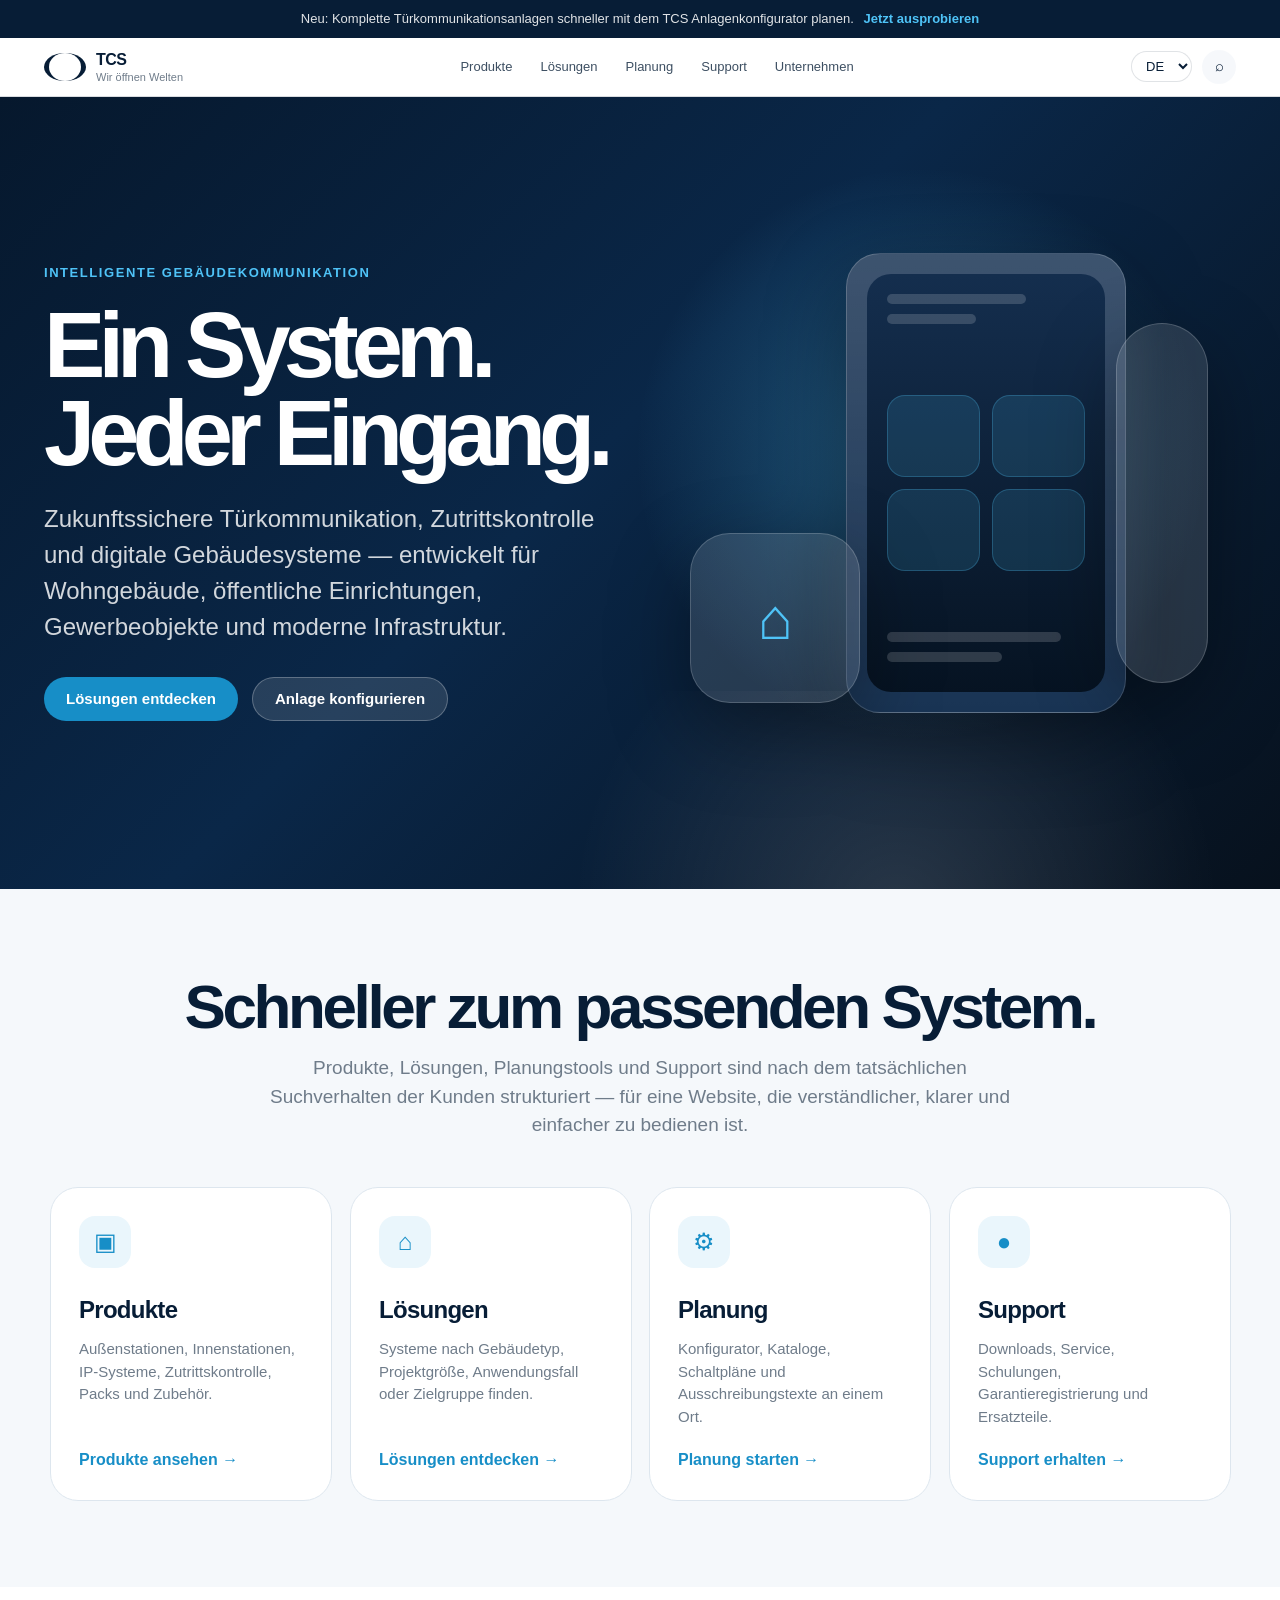
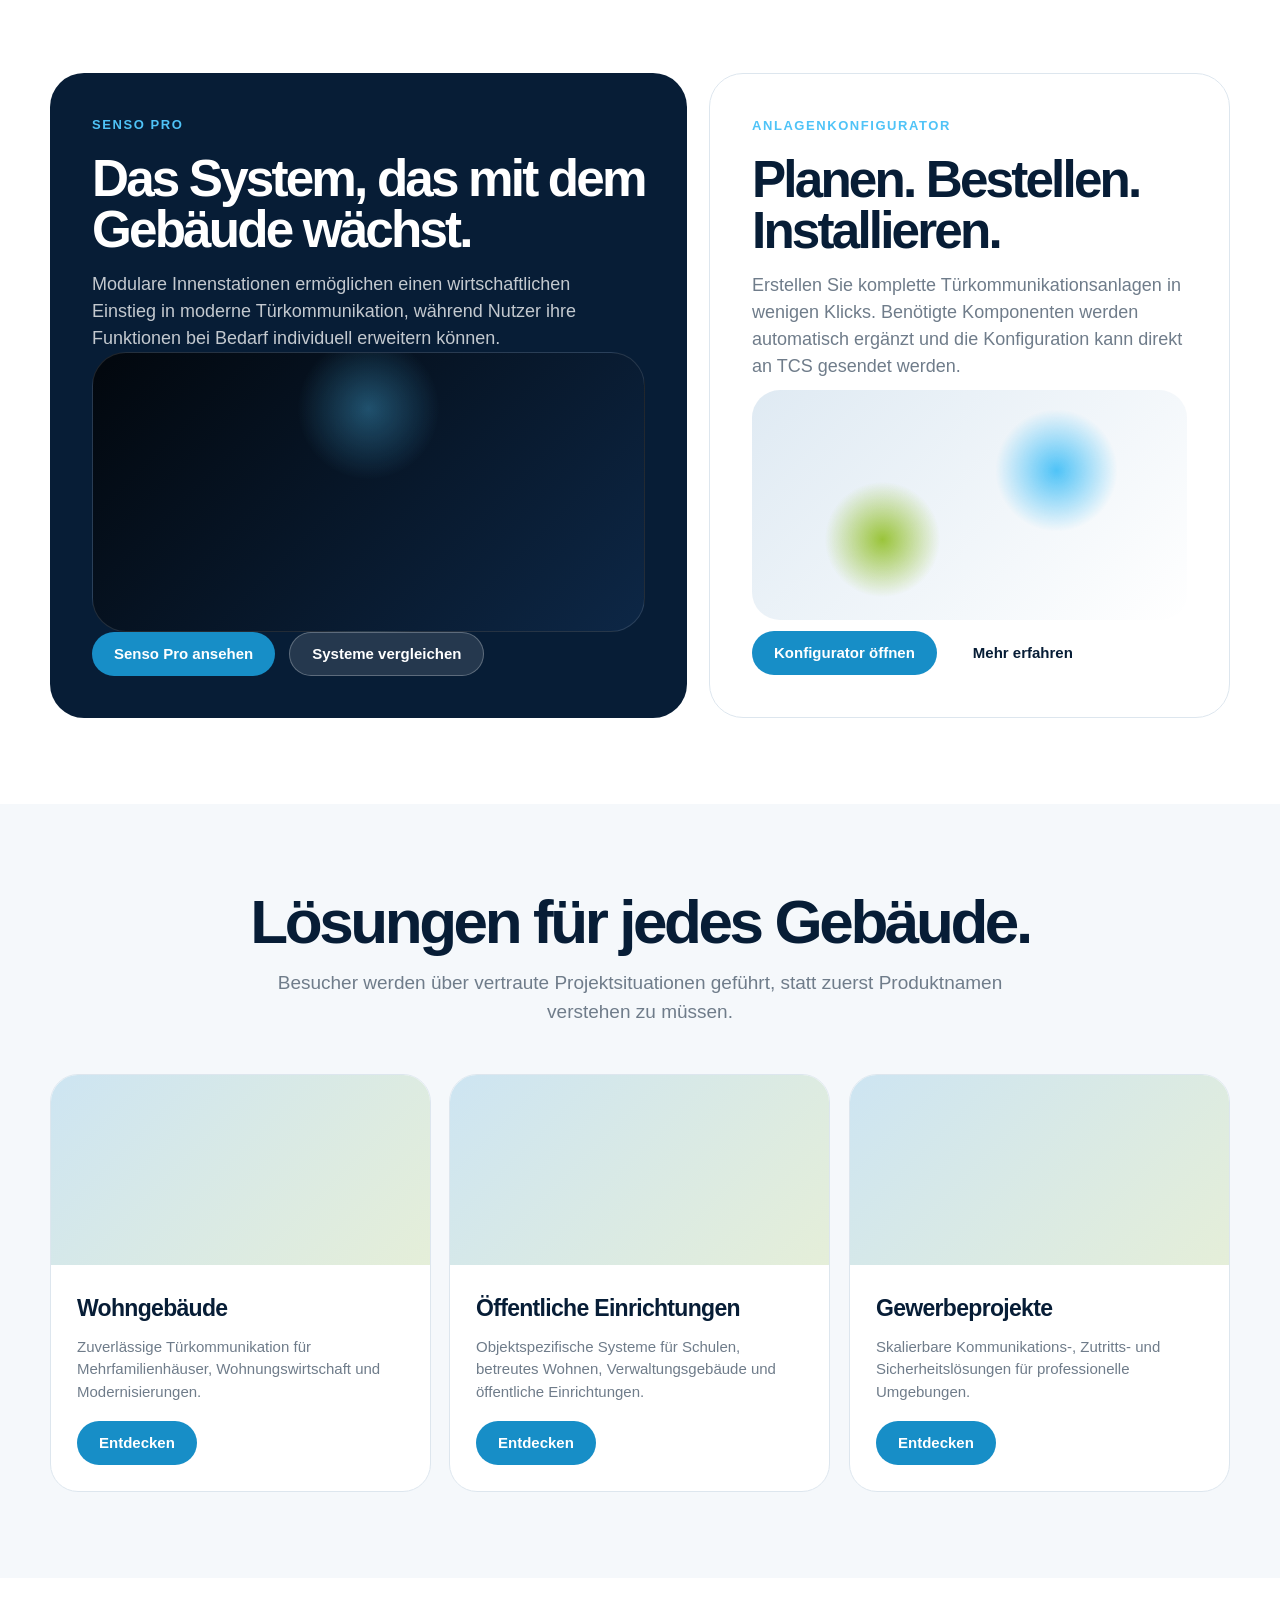
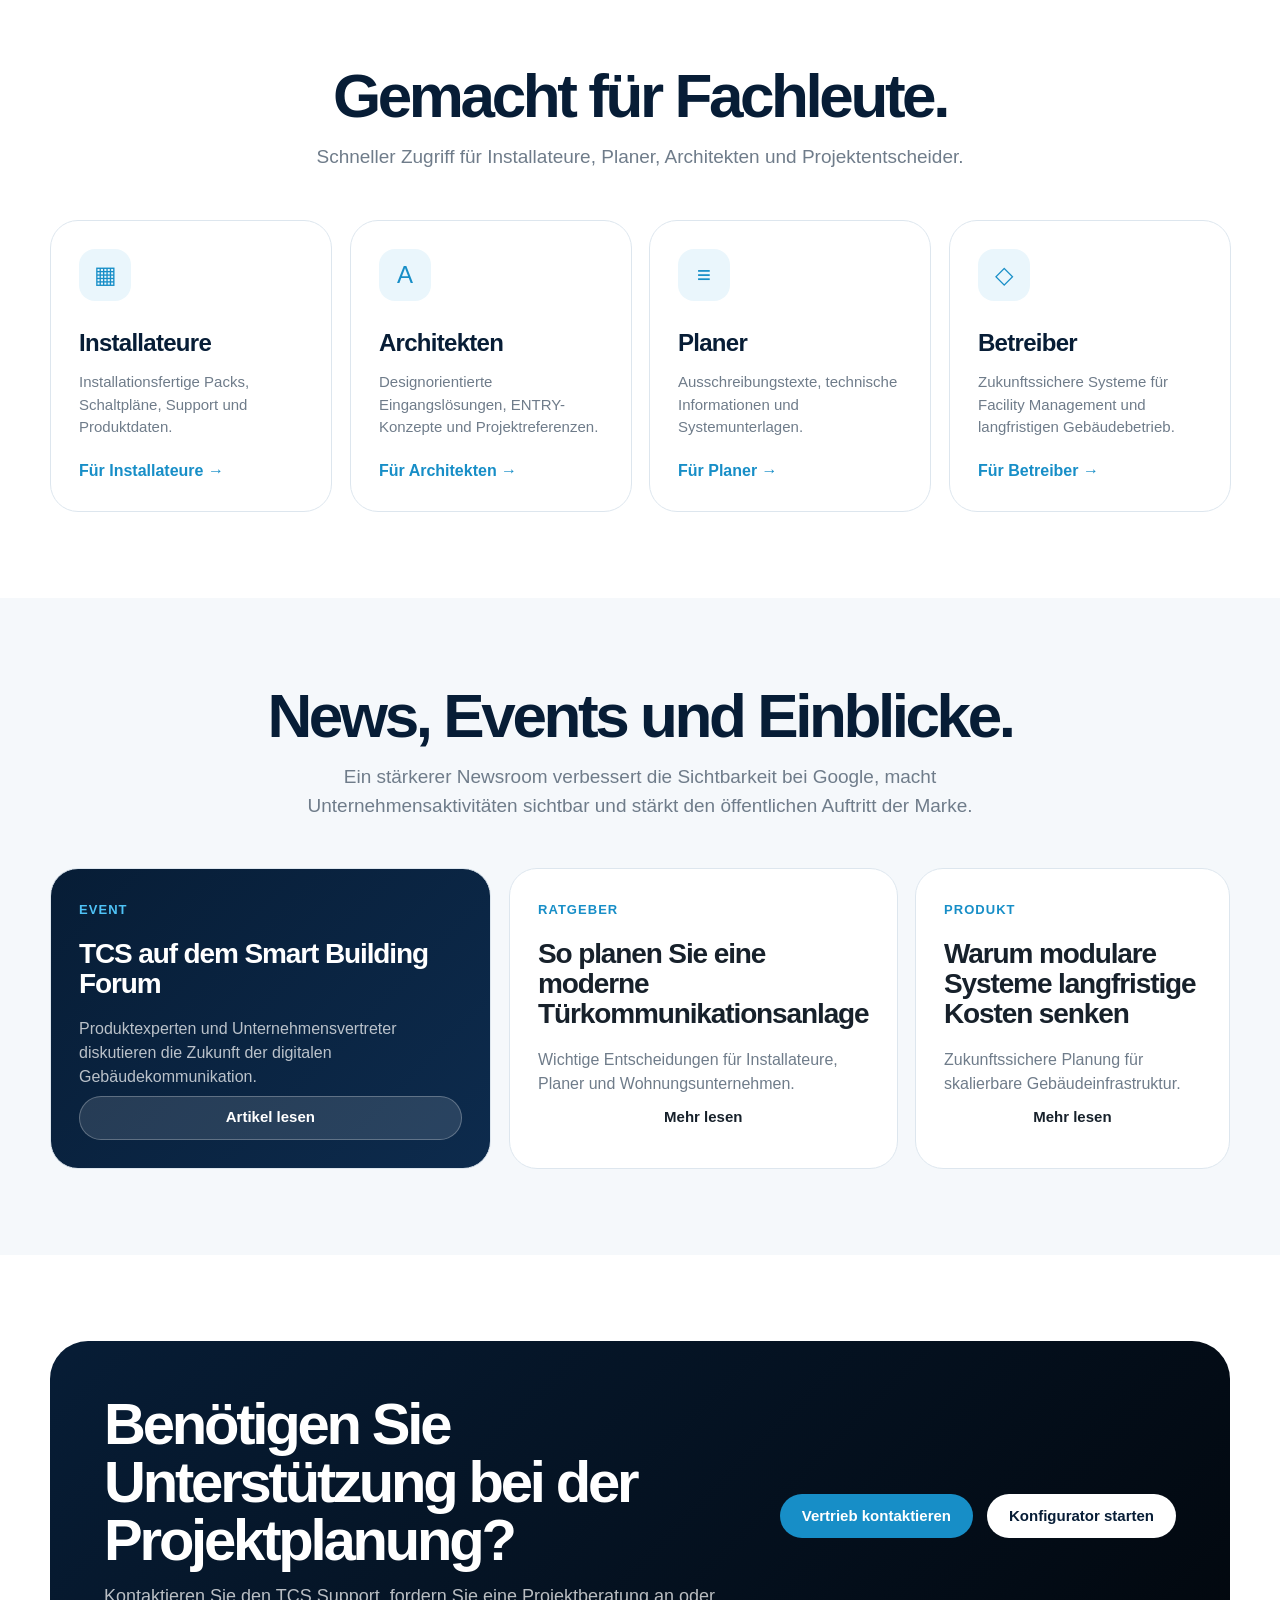
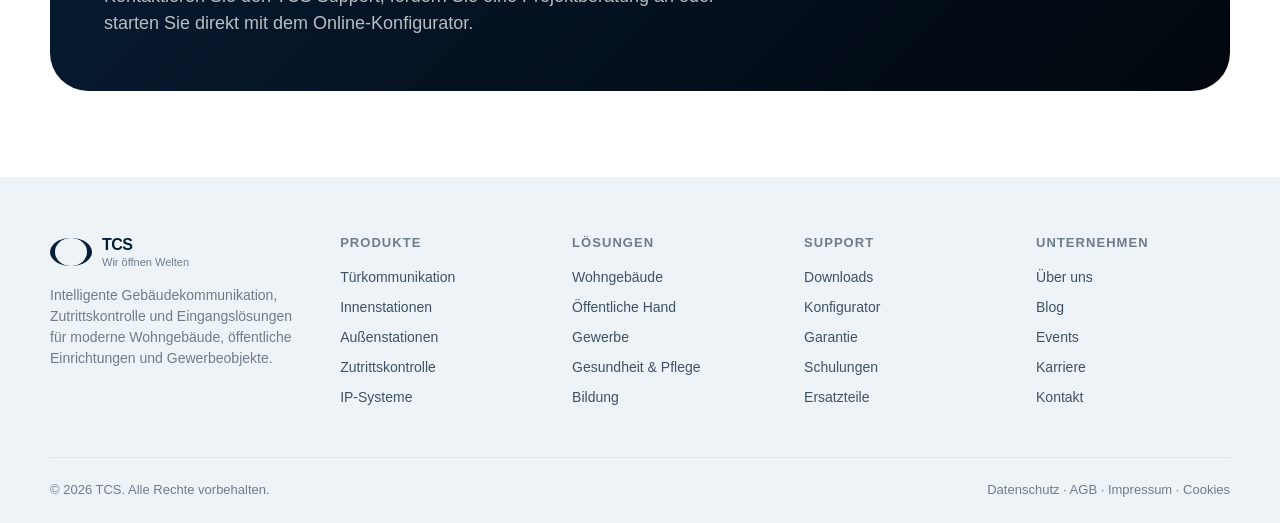
<file: index-de.html>
<!DOCTYPE html>
<html lang="de" dir="ltr">
<head>
  <meta charset="UTF-8" />
  <meta name="viewport" content="width=device-width, initial-scale=1.0" />

  <title>TCS — Intelligente Gebäudekommunikation</title>
  <meta name="description" content="TCS entwickelt intelligente Türkommunikation, Zutrittskontrolle und Gebäudekommunikationssysteme für Wohngebäude, öffentliche Einrichtungen und Gewerbeobjekte." />

  <link rel="stylesheet" href="assets/css/style.css" />
</head>

<body>
  <div class="top-notice">
    Neu: Komplette Türkommunikationsanlagen schneller mit dem TCS Anlagenkonfigurator planen.
    <a href="#">Jetzt ausprobieren</a>
  </div>

  <header class="navbar">
    <div class="nav-inner">
      <a href="index-de.html" class="logo" aria-label="TCS Startseite">
        <span class="logo-mark"></span>
        <span>
          TCS
          <small>Wir öffnen Welten</small>
        </span>
      </a>

      <nav class="nav-links" aria-label="Hauptnavigation">
        <div class="nav-item">
          <button class="nav-button" type="button" aria-haspopup="true">Produkte</button>

          <div class="mega-menu">
            <div class="mega-content">
              <div class="mega-col">
                <h4>Produkte entdecken</h4>
                <a href="#">Türkommunikation</a>
                <a href="#">Innenstationen</a>
                <a href="#">Außenstationen</a>
                <a href="#">Zutrittskontrolle</a>
                <a href="#">IP-Systeme</a>
              </div>

              <div class="mega-col">
                <h4>Produktfamilien</h4>
                <a class="secondary" href="./product-carus-origo-en.html">Carus Origo</a>
                <a class="secondary" href="#">TASTA Serie</a>
                <a class="secondary" href="#">TCS:PACKS</a>
                <a class="secondary" href="#">ENTRY</a>
                <a class="secondary" href="#">SIGNAGE</a>
              </div>

              <div class="mega-col">
                <h4>Planen & Konfigurieren</h4>
                <a class="secondary" href="#">Anlagenkonfigurator</a>
                <a class="secondary" href="#">Schaltpläne</a>
                <a class="secondary" href="#">Produktkatalog</a>
                <a class="secondary" href="#">Ersatzteilshop</a>
              </div>

              <div class="mega-col">
                <h4>Empfohlen</h4>
                <a class="secondary" href="#">5 Jahre Garantie</a>
                <a class="secondary" href="#">Neue Produktgeneration</a>
                <a class="secondary" href="#">Mobile Türkommunikation</a>
              </div>
            </div>
          </div>
        </div>

        <div class="nav-item">
          <button class="nav-button" type="button" aria-haspopup="true">Lösungen</button>

          <div class="mega-menu">
            <div class="mega-content">
              <div class="mega-col">
                <h4>Nach Gebäudetyp</h4>
                <a href="#">Wohngebäude</a>
                <a href="#">Öffentliche Hand</a>
                <a href="#">Gewerbeobjekte</a>
                <a href="#">Pflege & betreutes Wohnen</a>
                <a href="#">Bildung & Campus</a>
              </div>

              <div class="mega-col">
                <h4>Nach Bedarf</h4>
                <a class="secondary" href="#">Türzugang</a>
                <a class="secondary" href="#">Videokommunikation</a>
                <a class="secondary" href="#">Digitale Rechteverwaltung</a>
                <a class="secondary" href="#">Modernisierung</a>
              </div>

              <div class="mega-col">
                <h4>Für Fachleute</h4>
                <a class="secondary" href="#">Für Installateure</a>
                <a class="secondary" href="#">Für Architekten</a>
                <a class="secondary" href="#">Für Elektrofachplaner</a>
                <a class="secondary" href="#">Für Wohnungswirtschaft</a>
              </div>

              <div class="mega-col">
                <h4>Referenzen</h4>
                <a class="secondary" href="#">Projektbeispiele</a>
                <a class="secondary" href="#">Projektgalerie</a>
                <a class="secondary" href="#">Individuelle ENTRY-Projekte</a>
              </div>
            </div>
          </div>
        </div>

        <div class="nav-item">
          <button class="nav-button" type="button" aria-haspopup="true">Planung</button>

          <div class="mega-menu">
            <div class="mega-content">
              <div class="mega-col">
                <h4>Planungstools</h4>
                <a href="#">Anlagenkonfigurator</a>
                <a href="#">Schaltpläne</a>
                <a href="#">Produktkataloge</a>
                <a href="#">Ausschreibungstexte</a>
              </div>

              <div class="mega-col">
                <h4>Für Projekte</h4>
                <a class="secondary" href="#">Neubau</a>
                <a class="secondary" href="#">Modernisierung</a>
                <a class="secondary" href="#">Große Wohnprojekte</a>
                <a class="secondary" href="#">Öffentliche Gebäude</a>
              </div>

              <div class="mega-col">
                <h4>Technische Daten</h4>
                <a class="secondary" href="#">Downloads</a>
                <a class="secondary" href="#">Handbücher</a>
                <a class="secondary" href="#">Systemunterlagen</a>
                <a class="secondary" href="#">Ausschreiben.de</a>
              </div>

              <div class="mega-col">
                <h4>Schnellzugriff</h4>
                <a class="secondary" href="#">Konfigurator starten</a>
                <a class="secondary" href="#">Garantie registrieren</a>
                <a class="secondary" href="#">Support kontaktieren</a>
              </div>
            </div>
          </div>
        </div>

        <div class="nav-item">
          <button class="nav-button" type="button" aria-haspopup="true">Support</button>

          <div class="mega-menu">
            <div class="mega-content">
              <div class="mega-col">
                <h4>Support-Center</h4>
                <a href="#">Downloads</a>
                <a href="#">Handbücher</a>
                <a href="#">FAQ</a>
                <a href="#">Servicehotline</a>
              </div>

              <div class="mega-col">
                <h4>Service</h4>
                <a class="secondary" href="#">Garantieregistrierung</a>
                <a class="secondary" href="#">Ersatzteile</a>
                <a class="secondary" href="#">Schulungen</a>
                <a class="secondary" href="#">Technischer Support</a>
              </div>

              <div class="mega-col">
                <h4>Wissen</h4>
                <a class="secondary" href="#">Installationshilfen</a>
                <a class="secondary" href="#">Produktvideos</a>
                <a class="secondary" href="#">Seminare</a>
              </div>

              <div class="mega-col">
                <h4>Kontakt</h4>
                <a class="secondary" href="#">Vertrieb</a>
                <a class="secondary" href="#">Technischer Support</a>
                <a class="secondary" href="#">Partner finden</a>
              </div>
            </div>
          </div>
        </div>

        <div class="nav-item">
          <button class="nav-button" type="button" aria-haspopup="true">Unternehmen</button>

          <div class="mega-menu">
            <div class="mega-content">
              <div class="mega-col">
                <h4>Über TCS</h4>
                <a href="#">Wer wir sind</a>
                <a href="#">Qualitätsversprechen</a>
                <a href="#">Nachhaltigkeit</a>
                <a href="#">Karriere</a>
              </div>

              <div class="mega-col">
                <h4>Medien</h4>
                <a class="secondary" href="#">Newsroom</a>
                <a class="secondary" href="#">Blog</a>
                <a class="secondary" href="#">Events</a>
                <a class="secondary" href="#">Presse</a>
              </div>

              <div class="mega-col">
                <h4>Referenzen</h4>
                <a class="secondary" href="#">Projektbeispiele</a>
                <a class="secondary" href="#">Projektgalerie</a>
                <a class="secondary" href="#">Architekturprojekte</a>
              </div>

              <div class="mega-col">
                <h4>Kontakt</h4>
                <a class="secondary" href="#">Kontakt aufnehmen</a>
                <a class="secondary" href="#">Vertrieb</a>
                <a class="secondary" href="#">Partnernetzwerk</a>
              </div>
            </div>
          </div>
        </div>
      </nav>

      <div class="nav-actions">
        <select class="language-switcher" aria-label="Sprache" onchange="location = this.value;">
          <option value="index-de.html" selected>DE</option>
          <option value="index-en.html">EN</option>
          <option value="index-ar.html">AR</option>
        </select>

        <a href="#" class="search-icon" aria-label="Suche">⌕</a>
        <button class="mobile-menu" type="button" aria-label="Menü öffnen">☰</button>
      </div>
    </div>
  </header>

  <main>
    <section class="hero">
      <div class="hero-inner">
        <div class="reveal-blur">
          <div class="eyebrow">Intelligente Gebäudekommunikation</div>
          <h1>Ein System. Jeder Eingang.</h1>
          <p>
            Zukunftssichere Türkommunikation, Zutrittskontrolle und digitale Gebäudesysteme —
            entwickelt für Wohngebäude, öffentliche Einrichtungen, Gewerbeobjekte und moderne Infrastruktur.
          </p>

          <div class="cta-row">
            <a href="#" class="btn btn-primary">Lösungen entdecken</a>
            <a href="#" class="btn btn-secondary">Anlage konfigurieren</a>
          </div>
        </div>

        <div class="device-stage reveal-scale reveal-delay-2" aria-hidden="true">
          <div class="device-card device-main">
            <div class="device-screen">
              <div>
                <div class="screen-line" style="width: 70%;"></div>
                <div class="screen-line" style="width: 45%;"></div>
              </div>

              <div class="screen-grid">
                <div class="screen-tile"></div>
                <div class="screen-tile"></div>
                <div class="screen-tile"></div>
                <div class="screen-tile"></div>
              </div>

              <div>
                <div class="screen-line" style="width: 88%;"></div>
                <div class="screen-line" style="width: 58%;"></div>
              </div>
            </div>
          </div>

          <div class="device-card device-side"></div>
          <div class="device-card device-module">⌂</div>
        </div>
      </div>
    </section>

    <section class="section section-alt">
      <div class="section-inner">
        <div class="section-heading reveal-blur">
          <h2>Schneller zum passenden System.</h2>
          <p>
            Produkte, Lösungen, Planungstools und Support sind nach dem tatsächlichen Suchverhalten der Kunden strukturiert —
            für eine Website, die verständlicher, klarer und einfacher zu bedienen ist.
          </p>
        </div>

        <div class="category-grid">
          <a href="#" class="category-card reveal reveal-delay-1">
            <div>
              <div class="category-icon">▣</div>
              <h3>Produkte</h3>
              <p>Außenstationen, Innenstationen, IP-Systeme, Zutrittskontrolle, Packs und Zubehör.</p>
            </div>
            <span>Produkte ansehen →</span>
          </a>

          <a href="#" class="category-card reveal reveal-delay-2">
            <div>
              <div class="category-icon">⌂</div>
              <h3>Lösungen</h3>
              <p>Systeme nach Gebäudetyp, Projektgröße, Anwendungsfall oder Zielgruppe finden.</p>
            </div>
            <span>Lösungen entdecken →</span>
          </a>

          <a href="#" class="category-card reveal reveal-delay-3">
            <div>
              <div class="category-icon">⚙</div>
              <h3>Planung</h3>
              <p>Konfigurator, Kataloge, Schaltpläne und Ausschreibungstexte an einem Ort.</p>
            </div>
            <span>Planung starten →</span>
          </a>

          <a href="#" class="category-card reveal reveal-delay-4">
            <div>
              <div class="category-icon">●</div>
              <h3>Support</h3>
              <p>Downloads, Service, Schulungen, Garantieregistrierung und Ersatzteile.</p>
            </div>
            <span>Support erhalten →</span>
          </a>
        </div>
      </div>
    </section>

    <section class="section">
      <div class="section-inner">
        <div class="showcase">
          <div class="showcase-card reveal-left">
            <div>
              <div class="eyebrow">Senso Pro</div>
              <h3>Das System, das mit dem Gebäude wächst.</h3>
              <p>
                Modulare Innenstationen ermöglichen einen wirtschaftlichen Einstieg in moderne Türkommunikation,
                während Nutzer ihre Funktionen bei Bedarf individuell erweitern können.
              </p>
            </div>

            <div class="black-product"></div>

            <div class="cta-row">
              <a href="#" class="btn btn-primary">Senso Pro ansehen</a>
              <a href="#" class="btn btn-secondary">Systeme vergleichen</a>
            </div>
          </div>

          <div class="showcase-card light reveal-right reveal-delay-2">
            <div>
              <div class="eyebrow">Anlagenkonfigurator</div>
              <h3>Planen. Bestellen. Installieren.</h3>
              <p>
                Erstellen Sie komplette Türkommunikationsanlagen in wenigen Klicks.
                Benötigte Komponenten werden automatisch ergänzt und die Konfiguration kann direkt an TCS gesendet werden.
              </p>
            </div>

            <div class="abstract-image"></div>

            <div class="cta-row">
              <a href="#" class="btn btn-primary">Konfigurator öffnen</a>
              <a href="#" class="btn">Mehr erfahren</a>
            </div>
          </div>
        </div>
      </div>
    </section>

    <section class="section section-alt">
      <div class="section-inner">
        <div class="section-heading reveal-blur">
          <h2>Lösungen für jedes Gebäude.</h2>
          <p>
            Besucher werden über vertraute Projektsituationen geführt, statt zuerst Produktnamen verstehen zu müssen.
          </p>
        </div>

        <div class="split-grid">
          <article class="info-card reveal reveal-delay-1">
            <div class="info-visual"></div>
            <div class="info-body">
              <h3>Wohngebäude</h3>
              <p>Zuverlässige Türkommunikation für Mehrfamilienhäuser, Wohnungswirtschaft und Modernisierungen.</p>
              <a href="#" class="btn btn-primary">Entdecken</a>
            </div>
          </article>

          <article class="info-card reveal reveal-delay-2">
            <div class="info-visual"></div>
            <div class="info-body">
              <h3>Öffentliche Einrichtungen</h3>
              <p>Objektspezifische Systeme für Schulen, betreutes Wohnen, Verwaltungsgebäude und öffentliche Einrichtungen.</p>
              <a href="#" class="btn btn-primary">Entdecken</a>
            </div>
          </article>

          <article class="info-card reveal reveal-delay-3">
            <div class="info-visual"></div>
            <div class="info-body">
              <h3>Gewerbeprojekte</h3>
              <p>Skalierbare Kommunikations-, Zutritts- und Sicherheitslösungen für professionelle Umgebungen.</p>
              <a href="#" class="btn btn-primary">Entdecken</a>
            </div>
          </article>
        </div>
      </div>
    </section>

    <section class="section">
      <div class="section-inner">
        <div class="section-heading reveal-blur">
          <h2>Gemacht für Fachleute.</h2>
          <p>
            Schneller Zugriff für Installateure, Planer, Architekten und Projektentscheider.
          </p>
        </div>

        <div class="category-grid">
          <a href="#" class="category-card reveal reveal-delay-1">
            <div>
              <div class="category-icon">▦</div>
              <h3>Installateure</h3>
              <p>Installationsfertige Packs, Schaltpläne, Support und Produktdaten.</p>
            </div>
            <span>Für Installateure →</span>
          </a>

          <a href="#" class="category-card reveal reveal-delay-2">
            <div>
              <div class="category-icon">A</div>
              <h3>Architekten</h3>
              <p>Designorientierte Eingangslösungen, ENTRY-Konzepte und Projektreferenzen.</p>
            </div>
            <span>Für Architekten →</span>
          </a>

          <a href="#" class="category-card reveal reveal-delay-3">
            <div>
              <div class="category-icon">≡</div>
              <h3>Planer</h3>
              <p>Ausschreibungstexte, technische Informationen und Systemunterlagen.</p>
            </div>
            <span>Für Planer →</span>
          </a>

          <a href="#" class="category-card reveal reveal-delay-4">
            <div>
              <div class="category-icon">◇</div>
              <h3>Betreiber</h3>
              <p>Zukunftssichere Systeme für Facility Management und langfristigen Gebäudebetrieb.</p>
            </div>
            <span>Für Betreiber →</span>
          </a>
        </div>
      </div>
    </section>

    <section class="section section-alt">
      <div class="section-inner">
        <div class="section-heading reveal-blur">
          <h2>News, Events und Einblicke.</h2>
          <p>
            Ein stärkerer Newsroom verbessert die Sichtbarkeit bei Google, macht Unternehmensaktivitäten sichtbar
            und stärkt den öffentlichen Auftritt der Marke.
          </p>
        </div>

        <div class="blog-grid">
          <article class="blog-card featured reveal reveal-delay-1">
            <div>
              <span class="blog-tag">Event</span>
              <h3>TCS auf dem Smart Building Forum</h3>
              <p>
                Produktexperten und Unternehmensvertreter diskutieren die Zukunft der digitalen Gebäudekommunikation.
              </p>
            </div>
            <a href="#" class="btn btn-secondary">Artikel lesen</a>
          </article>

          <article class="blog-card reveal reveal-delay-2">
            <div>
              <span class="blog-tag">Ratgeber</span>
              <h3>So planen Sie eine moderne Türkommunikationsanlage</h3>
              <p>Wichtige Entscheidungen für Installateure, Planer und Wohnungsunternehmen.</p>
            </div>
            <a href="#" class="btn">Mehr lesen</a>
          </article>

          <article class="blog-card reveal reveal-delay-3">
            <div>
              <span class="blog-tag">Produkt</span>
              <h3>Warum modulare Systeme langfristige Kosten senken</h3>
              <p>Zukunftssichere Planung für skalierbare Gebäudeinfrastruktur.</p>
            </div>
            <a href="#" class="btn">Mehr lesen</a>
          </article>
        </div>
      </div>
    </section>

    <section class="section">
      <div class="section-inner">
        <div class="support-band reveal-scale">
          <div>
            <h2>Benötigen Sie Unterstützung bei der Projektplanung?</h2>
            <p>
              Kontaktieren Sie den TCS Support, fordern Sie eine Projektberatung an oder starten Sie direkt mit dem Online-Konfigurator.
            </p>
          </div>

          <div class="cta-row">
            <a href="#" class="btn btn-primary">Vertrieb kontaktieren</a>
            <a href="#" class="btn btn-light">Konfigurator starten</a>
          </div>
        </div>
      </div>
    </section>
  </main>

  <footer class="reveal-blur">
    <div class="footer-inner">
      <div class="footer-grid">
        <div class="footer-brand">
          <a href="index-de.html" class="logo">
            <span class="logo-mark"></span>
            <span>
              TCS
              <small>Wir öffnen Welten</small>
            </span>
          </a>

          <p>
            Intelligente Gebäudekommunikation, Zutrittskontrolle und Eingangslösungen
            für moderne Wohngebäude, öffentliche Einrichtungen und Gewerbeobjekte.
          </p>
        </div>

        <div class="footer-col">
          <h4>Produkte</h4>
          <a href="#">Türkommunikation</a>
          <a href="#">Innenstationen</a>
          <a href="#">Außenstationen</a>
          <a href="#">Zutrittskontrolle</a>
          <a href="#">IP-Systeme</a>
        </div>

        <div class="footer-col">
          <h4>Lösungen</h4>
          <a href="#">Wohngebäude</a>
          <a href="#">Öffentliche Hand</a>
          <a href="#">Gewerbe</a>
          <a href="#">Gesundheit & Pflege</a>
          <a href="#">Bildung</a>
        </div>

        <div class="footer-col">
          <h4>Support</h4>
          <a href="#">Downloads</a>
          <a href="#">Konfigurator</a>
          <a href="#">Garantie</a>
          <a href="#">Schulungen</a>
          <a href="#">Ersatzteile</a>
        </div>

        <div class="footer-col">
          <h4>Unternehmen</h4>
          <a href="#">Über uns</a>
          <a href="#">Blog</a>
          <a href="#">Events</a>
          <a href="#">Karriere</a>
          <a href="#">Kontakt</a>
        </div>
      </div>

      <div class="footer-bottom">
        <span>© 2026 TCS. Alle Rechte vorbehalten.</span>
        <span>Datenschutz · AGB · Impressum · Cookies</span>
      </div>
    </div>
  </footer>

  <script src="assets/js/script.js"></script>
</body>
</html>
</file>
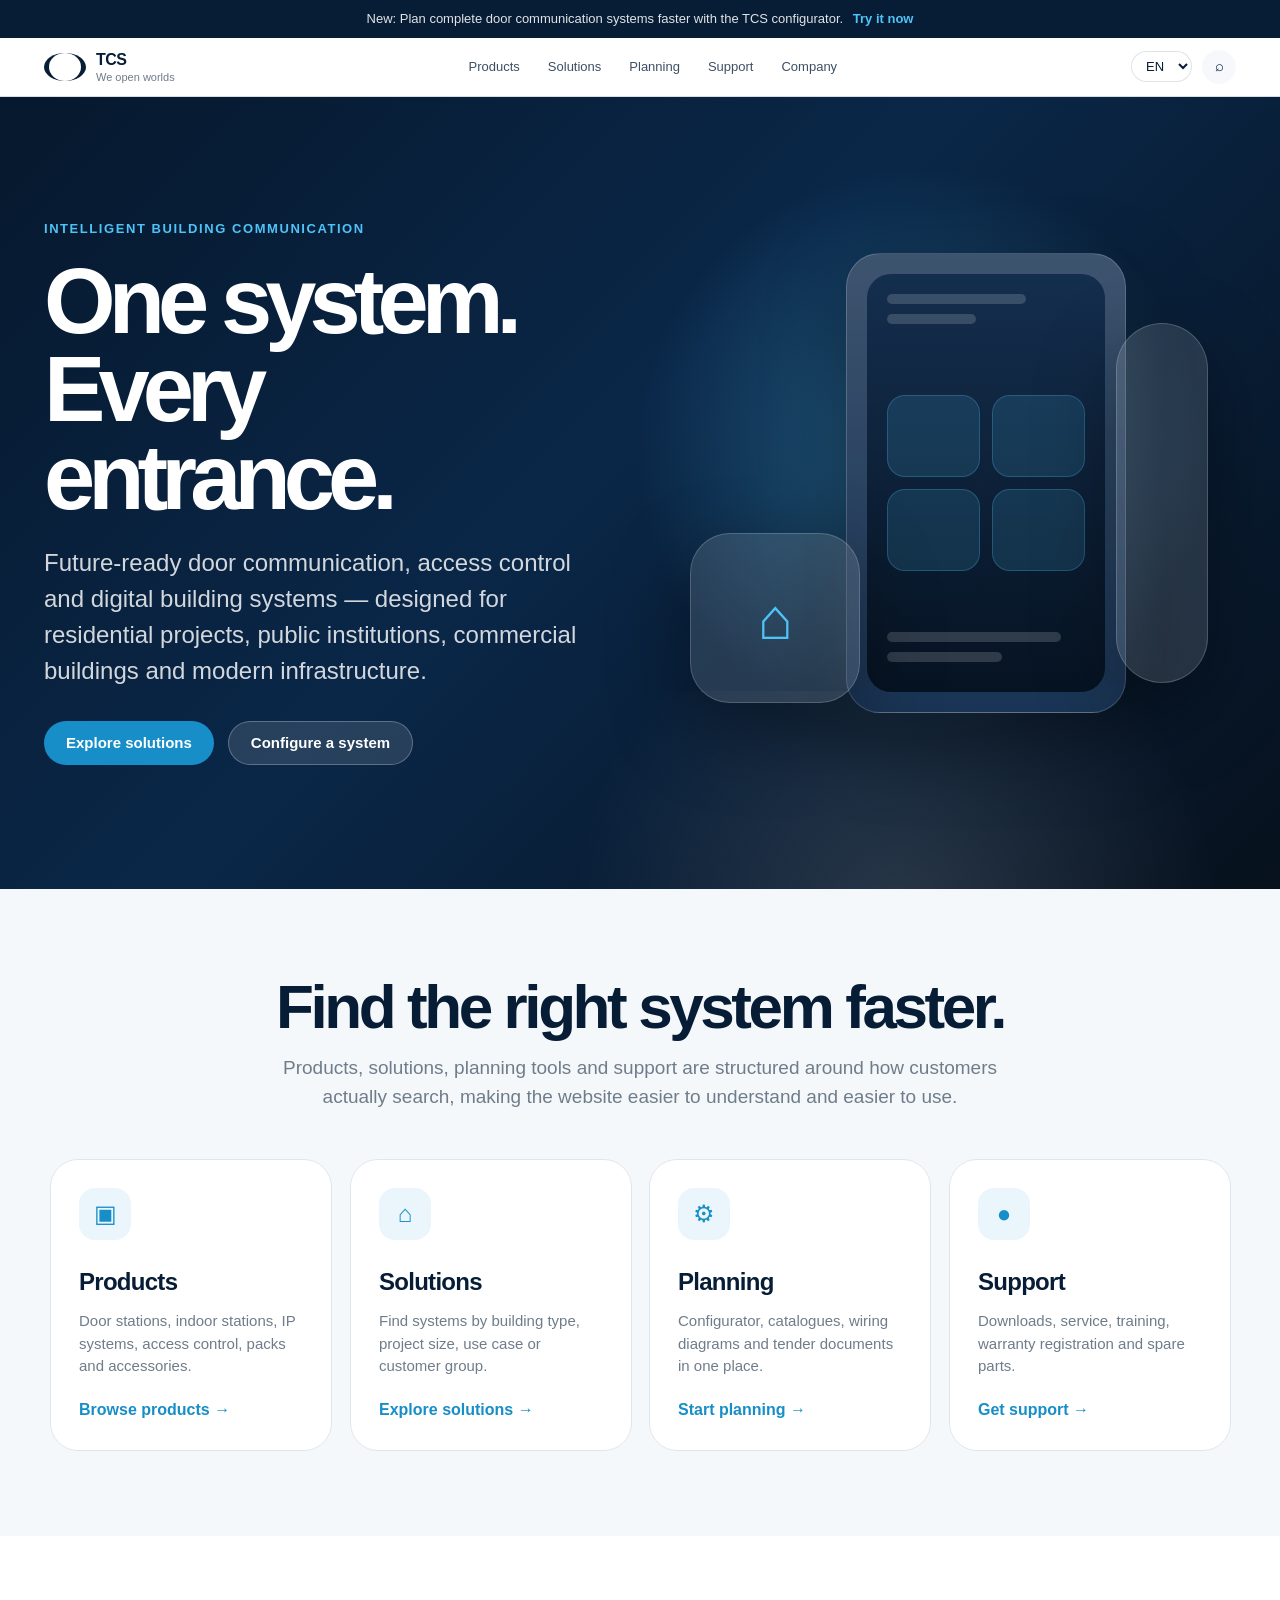
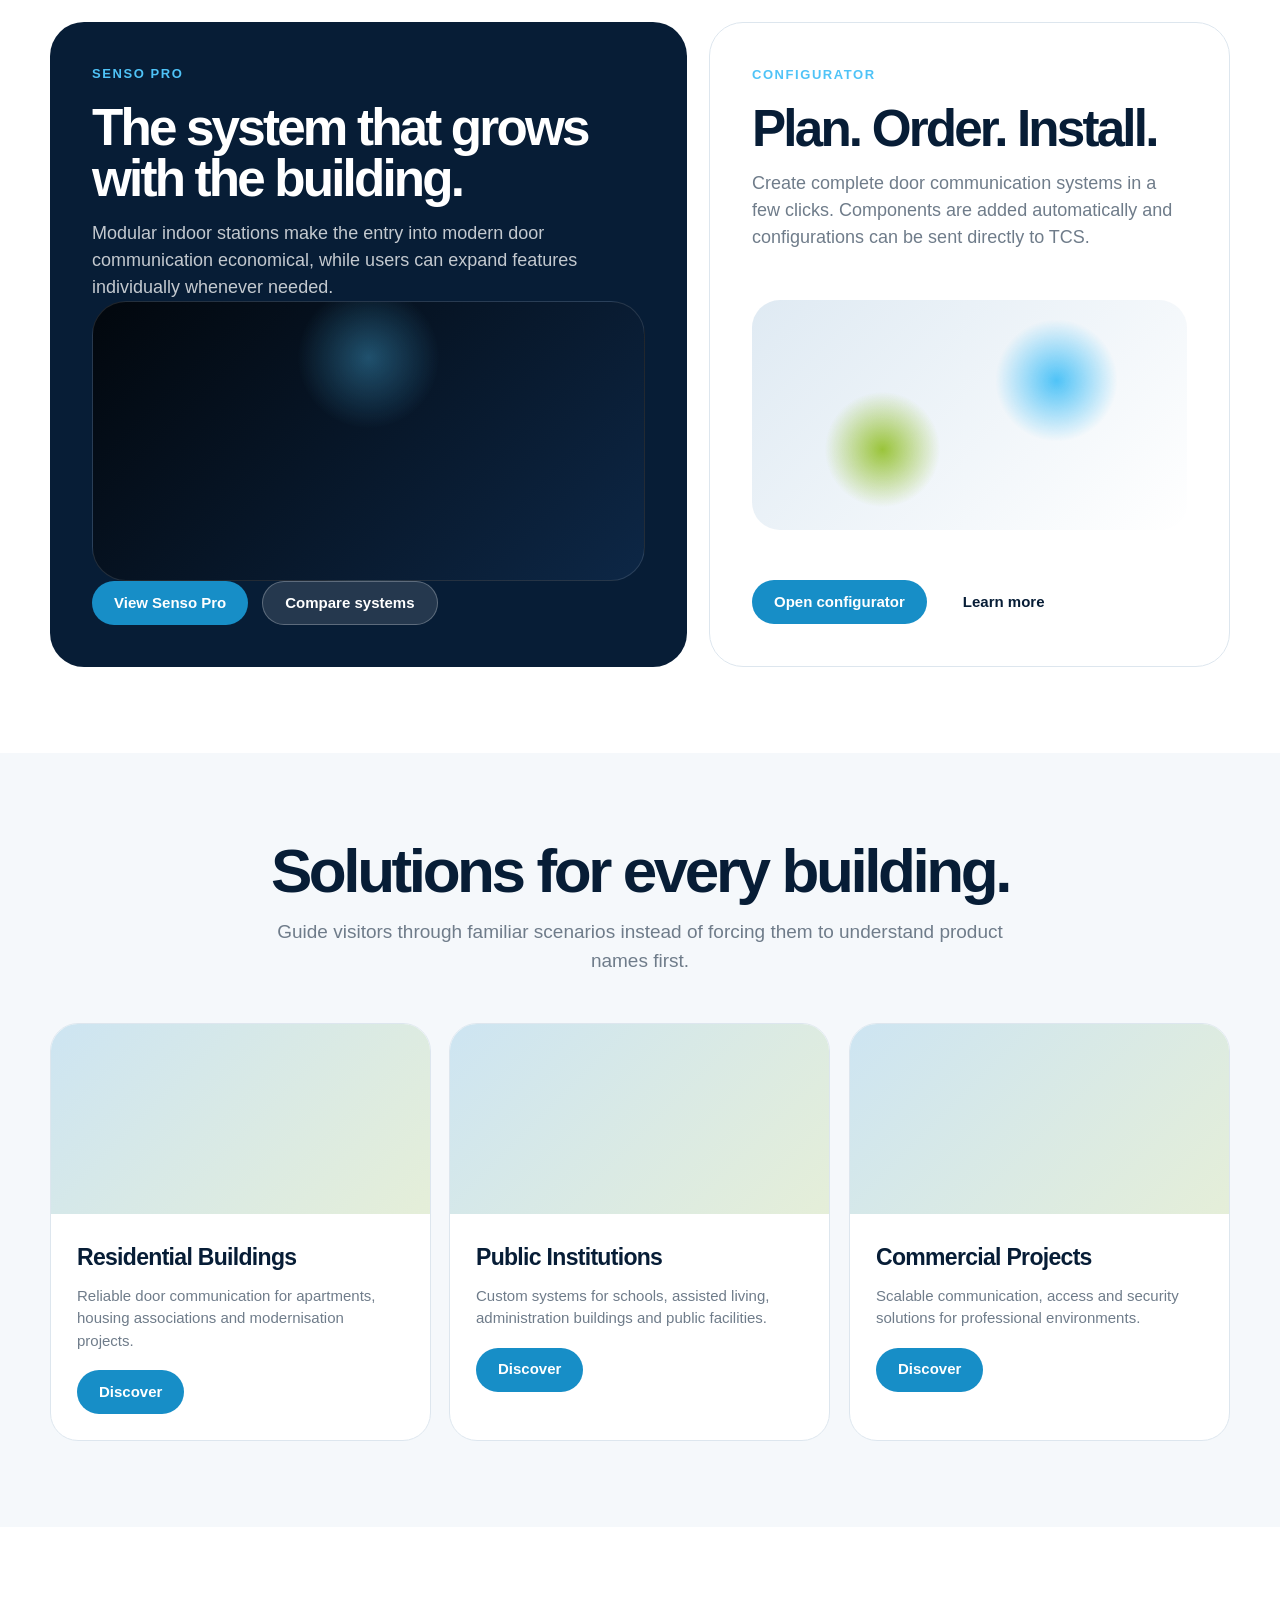
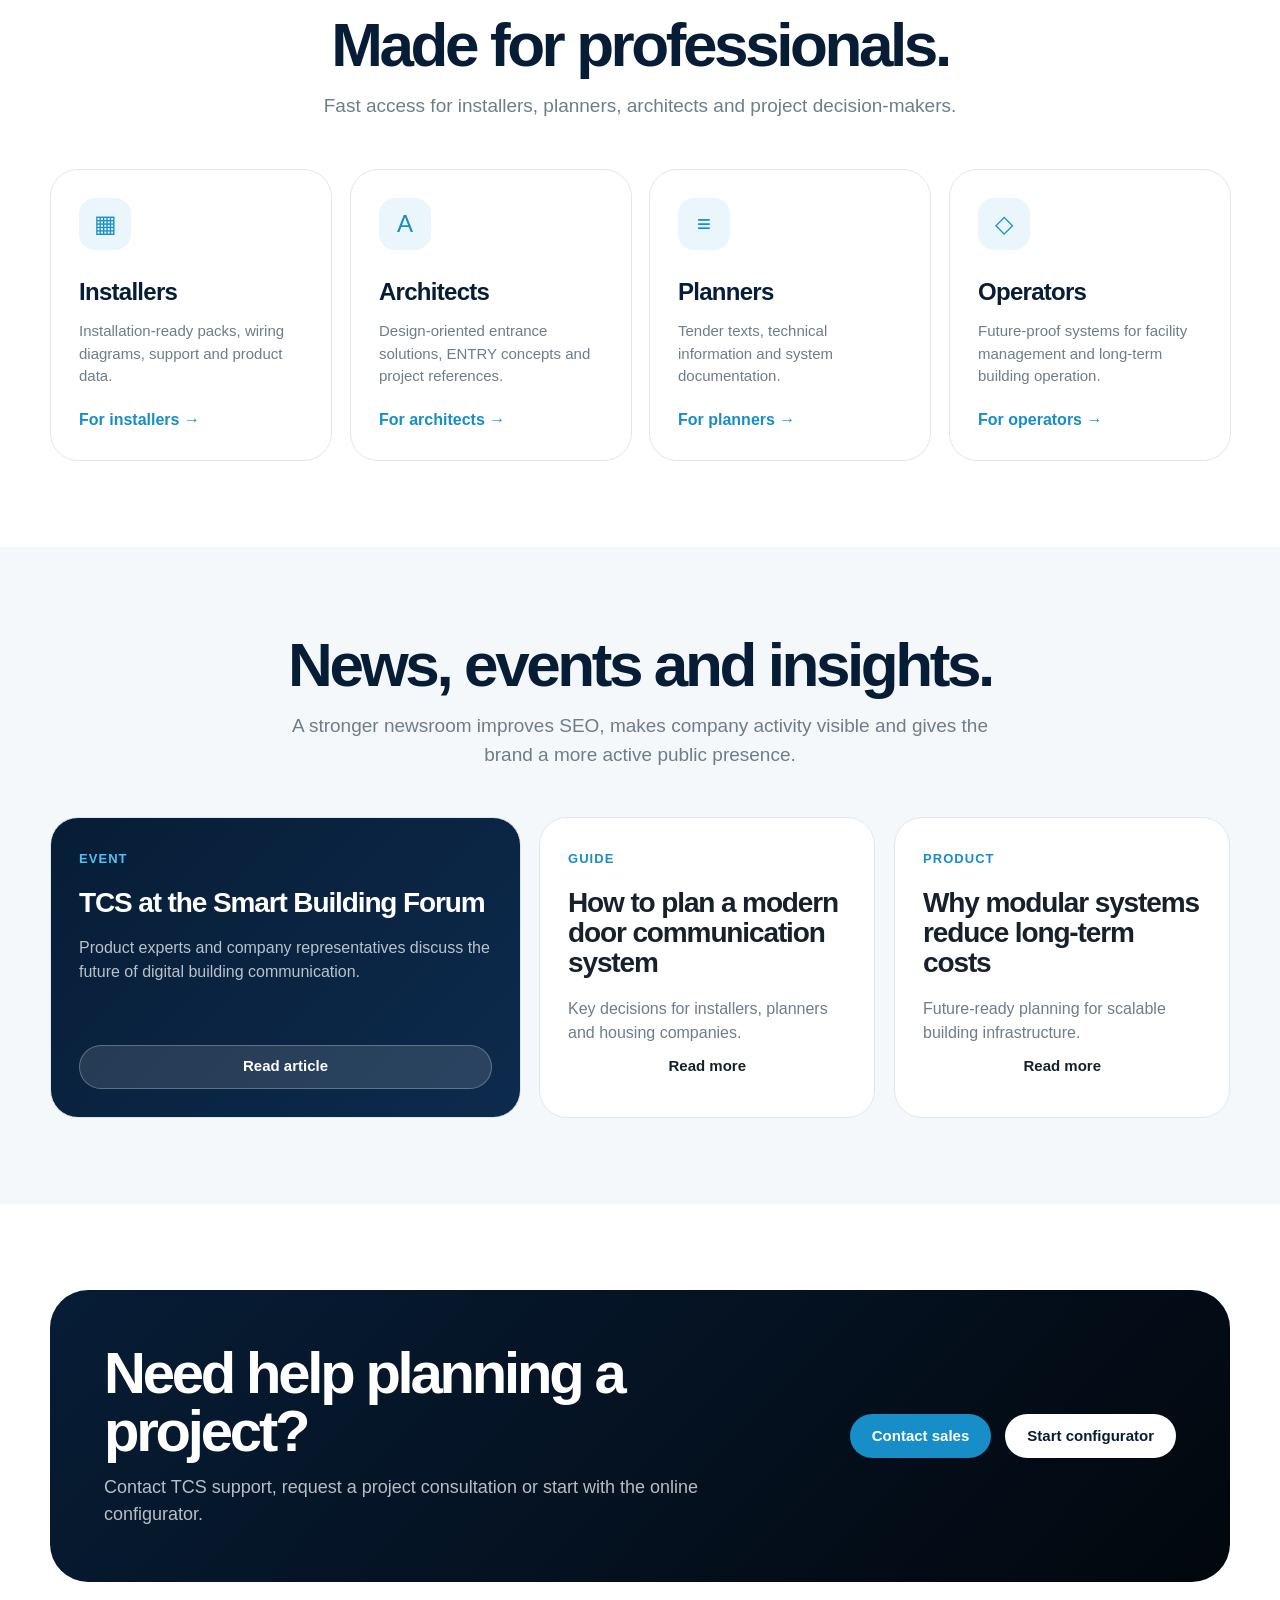
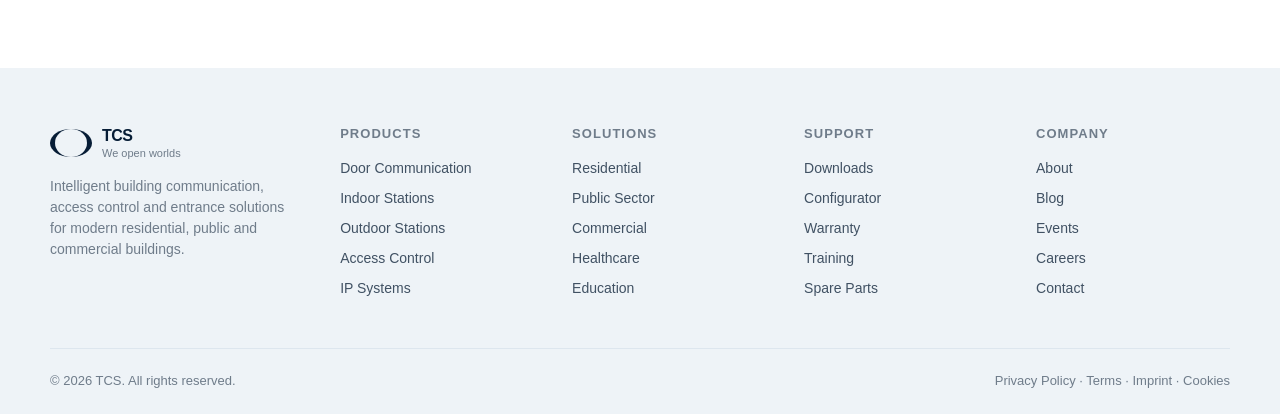
<file: index-en.html>
<!DOCTYPE html>
<html lang="en" dir="ltr">
<head>
  <meta charset="UTF-8" />
  <meta name="viewport" content="width=device-width, initial-scale=1.0" />

  <title>TCS — Intelligent Building Communication</title>
  <meta name="description" content="TCS develops intelligent door communication, access control and building communication systems for residential, public and commercial buildings." />

  <link rel="stylesheet" href="./assets/css/style.css" />
</head>

<body>
  <div class="top-notice">
    New: Plan complete door communication systems faster with the TCS configurator.
    <a href="#">Try it now</a>
  </div>

  <header class="navbar">
    <div class="nav-inner">
      <a href="index-en.html" class="logo" aria-label="TCS Home">
        <span class="logo-mark"></span>
        <span>
          TCS
          <small>We open worlds</small>
        </span>
      </a>

      <nav class="nav-links" aria-label="Main navigation">
        <div class="nav-item">
          <button class="nav-button" type="button" aria-haspopup="true">Products</button>

          <div class="mega-menu">
            <div class="mega-content">
              <div class="mega-col">
                <h4>Explore Products</h4>
                <a href="#">Door Communication</a>
                <a href="#">Indoor Stations</a>
                <a href="#">Outdoor Stations</a>
                <a href="#">Access Control</a>
                <a href="#">IP Systems</a>
              </div>

              <div class="mega-col">
                <h4>Product Families</h4>
                <a class="secondary" href="./product-carus-origo-en.html">Carus Origo</a>
                <a class="secondary" href="#">TASTA Series</a>
                <a class="secondary" href="#">TCS:PACKS</a>
                <a class="secondary" href="#">ENTRY</a>
                <a class="secondary" href="#">SIGNAGE</a>
              </div>

              <div class="mega-col">
                <h4>Plan & Configure</h4>
                <a class="secondary" href="#">System Configurator</a>
                <a class="secondary" href="#">Wiring Diagrams</a>
                <a class="secondary" href="#">Product Catalogue</a>
                <a class="secondary" href="#">Spare Parts Shop</a>
              </div>

              <div class="mega-col">
                <h4>Featured</h4>
                <a class="secondary" href="#">5-Year Warranty</a>
                <a class="secondary" href="#">New Product Generation</a>
                <a class="secondary" href="#">Mobile Communication</a>
              </div>
            </div>
          </div>
        </div>

        <div class="nav-item">
          <button class="nav-button" type="button" aria-haspopup="true">Solutions</button>

          <div class="mega-menu">
            <div class="mega-content">
              <div class="mega-col">
                <h4>By Building Type</h4>
                <a href="#">Residential Buildings</a>
                <a href="#">Public Sector</a>
                <a href="#">Commercial Buildings</a>
                <a href="#">Healthcare & Assisted Living</a>
                <a href="#">Education & Campuses</a>
              </div>

              <div class="mega-col">
                <h4>By Need</h4>
                <a class="secondary" href="#">Door Entry</a>
                <a class="secondary" href="#">Video Communication</a>
                <a class="secondary" href="#">Digital Access Rights</a>
                <a class="secondary" href="#">Modernisation</a>
              </div>

              <div class="mega-col">
                <h4>For Professionals</h4>
                <a class="secondary" href="#">For Installers</a>
                <a class="secondary" href="#">For Architects</a>
                <a class="secondary" href="#">For Electrical Planners</a>
                <a class="secondary" href="#">For Housing Companies</a>
              </div>

              <div class="mega-col">
                <h4>References</h4>
                <a class="secondary" href="#">Case Studies</a>
                <a class="secondary" href="#">Project Gallery</a>
                <a class="secondary" href="#">Custom ENTRY Projects</a>
              </div>
            </div>
          </div>
        </div>

        <div class="nav-item">
          <button class="nav-button" type="button" aria-haspopup="true">Planning</button>

          <div class="mega-menu">
            <div class="mega-content">
              <div class="mega-col">
                <h4>Planning Tools</h4>
                <a href="#">Configurator</a>
                <a href="#">Wiring Diagrams</a>
                <a href="#">Product Catalogues</a>
                <a href="#">Tender Documents</a>
              </div>

              <div class="mega-col">
                <h4>For Projects</h4>
                <a class="secondary" href="#">New Buildings</a>
                <a class="secondary" href="#">Modernisation</a>
                <a class="secondary" href="#">Large Residential Projects</a>
                <a class="secondary" href="#">Public Buildings</a>
              </div>

              <div class="mega-col">
                <h4>Technical Data</h4>
                <a class="secondary" href="#">Downloads</a>
                <a class="secondary" href="#">Manuals</a>
                <a class="secondary" href="#">System Documents</a>
                <a class="secondary" href="#">Ausschreiben.de</a>
              </div>

              <div class="mega-col">
                <h4>Quick Access</h4>
                <a class="secondary" href="#">Start Configurator</a>
                <a class="secondary" href="#">Register Warranty</a>
                <a class="secondary" href="#">Contact Support</a>
              </div>
            </div>
          </div>
        </div>

        <div class="nav-item">
          <button class="nav-button" type="button" aria-haspopup="true">Support</button>

          <div class="mega-menu">
            <div class="mega-content">
              <div class="mega-col">
                <h4>Support Center</h4>
                <a href="#">Downloads</a>
                <a href="#">Manuals</a>
                <a href="#">FAQ</a>
                <a href="#">Service Hotline</a>
              </div>

              <div class="mega-col">
                <h4>Service</h4>
                <a class="secondary" href="#">Warranty Registration</a>
                <a class="secondary" href="#">Spare Parts</a>
                <a class="secondary" href="#">Training</a>
                <a class="secondary" href="#">Contact Support</a>
              </div>

              <div class="mega-col">
                <h4>Knowledge</h4>
                <a class="secondary" href="#">Installation Guides</a>
                <a class="secondary" href="#">Product Videos</a>
                <a class="secondary" href="#">Seminars</a>
              </div>

              <div class="mega-col">
                <h4>Contact</h4>
                <a class="secondary" href="#">Sales</a>
                <a class="secondary" href="#">Technical Support</a>
                <a class="secondary" href="#">Find a Partner</a>
              </div>
            </div>
          </div>
        </div>

        <div class="nav-item">
          <button class="nav-button" type="button" aria-haspopup="true">Company</button>

          <div class="mega-menu">
            <div class="mega-content">
              <div class="mega-col">
                <h4>About TCS</h4>
                <a href="#">Who We Are</a>
                <a href="#">Quality Promise</a>
                <a href="#">Sustainability</a>
                <a href="#">Careers</a>
              </div>

              <div class="mega-col">
                <h4>Media</h4>
                <a class="secondary" href="#">Newsroom</a>
                <a class="secondary" href="#">Blog</a>
                <a class="secondary" href="#">Events</a>
                <a class="secondary" href="#">Press</a>
              </div>

              <div class="mega-col">
                <h4>References</h4>
                <a class="secondary" href="#">Case Studies</a>
                <a class="secondary" href="#">Project Gallery</a>
                <a class="secondary" href="#">Architecture Projects</a>
              </div>

              <div class="mega-col">
                <h4>Connect</h4>
                <a class="secondary" href="#">Contact</a>
                <a class="secondary" href="#">Sales</a>
                <a class="secondary" href="#">Partner Network</a>
              </div>
            </div>
          </div>
        </div>
      </nav>

      <div class="nav-actions">
        <select class="language-switcher" aria-label="Language" onchange="location = this.value;">
          <option value="index.html">DE</option>
          <option value="index-en.html" selected>EN</option>
          <option value="index-ar.html">AR</option>
        </select>

        <a href="#" class="search-icon" aria-label="Search">⌕</a>
        <button class="mobile-menu" type="button" aria-label="Open menu">☰</button>
      </div>
    </div>
  </header>

  <main>
    <section class="hero">
      <div class="hero-inner">
        <div class="reveal-blur">
          <div class="eyebrow">Intelligent Building Communication</div>
          <h1>One system. Every entrance.</h1>
          <p>
            Future-ready door communication, access control and digital building systems —
            designed for residential projects, public institutions, commercial buildings and modern infrastructure.
          </p>

          <div class="cta-row">
            <a href="#" class="btn btn-primary">Explore solutions</a>
            <a href="#" class="btn btn-secondary">Configure a system</a>
          </div>
        </div>

        <div class="device-stage reveal-scale reveal-delay-2" aria-hidden="true">
          <div class="device-card device-main">
            <div class="device-screen">
              <div>
                <div class="screen-line" style="width: 70%;"></div>
                <div class="screen-line" style="width: 45%;"></div>
              </div>

              <div class="screen-grid">
                <div class="screen-tile"></div>
                <div class="screen-tile"></div>
                <div class="screen-tile"></div>
                <div class="screen-tile"></div>
              </div>

              <div>
                <div class="screen-line" style="width: 88%;"></div>
                <div class="screen-line" style="width: 58%;"></div>
              </div>
            </div>
          </div>

          <div class="device-card device-side"></div>
          <div class="device-card device-module">⌂</div>
        </div>
      </div>
    </section>

    <section class="section section-alt">
      <div class="section-inner">
        <div class="section-heading reveal-blur">
          <h2>Find the right system faster.</h2>
          <p>
            Products, solutions, planning tools and support are structured around how customers actually search,
            making the website easier to understand and easier to use.
          </p>
        </div>

        <div class="category-grid">
          <a href="#" class="category-card reveal reveal-delay-1">
            <div>
              <div class="category-icon">▣</div>
              <h3>Products</h3>
              <p>Door stations, indoor stations, IP systems, access control, packs and accessories.</p>
            </div>
            <span>Browse products →</span>
          </a>

          <a href="#" class="category-card reveal reveal-delay-2">
            <div>
              <div class="category-icon">⌂</div>
              <h3>Solutions</h3>
              <p>Find systems by building type, project size, use case or customer group.</p>
            </div>
            <span>Explore solutions →</span>
          </a>

          <a href="#" class="category-card reveal reveal-delay-3">
            <div>
              <div class="category-icon">⚙</div>
              <h3>Planning</h3>
              <p>Configurator, catalogues, wiring diagrams and tender documents in one place.</p>
            </div>
            <span>Start planning →</span>
          </a>

          <a href="#" class="category-card reveal reveal-delay-4">
            <div>
              <div class="category-icon">●</div>
              <h3>Support</h3>
              <p>Downloads, service, training, warranty registration and spare parts.</p>
            </div>
            <span>Get support →</span>
          </a>
        </div>
      </div>
    </section>

    <section class="section">
      <div class="section-inner">
        <div class="showcase">
          <div class="showcase-card reveal-left">
            <div>
              <div class="eyebrow">Senso Pro</div>
              <h3>The system that grows with the building.</h3>
              <p>
                Modular indoor stations make the entry into modern door communication economical,
                while users can expand features individually whenever needed.
              </p>
            </div>

            <div class="black-product"></div>

            <div class="cta-row">
              <a href="#" class="btn btn-primary">View Senso Pro</a>
              <a href="#" class="btn btn-secondary">Compare systems</a>
            </div>
          </div>

          <div class="showcase-card light reveal-right reveal-delay-2">
            <div>
              <div class="eyebrow">Configurator</div>
              <h3>Plan. Order. Install.</h3>
              <p>
                Create complete door communication systems in a few clicks.
                Components are added automatically and configurations can be sent directly to TCS.
              </p>
            </div>

            <div class="abstract-image"></div>

            <div class="cta-row">
              <a href="#" class="btn btn-primary">Open configurator</a>
              <a href="#" class="btn">Learn more</a>
            </div>
          </div>
        </div>
      </div>
    </section>

    <section class="section section-alt">
      <div class="section-inner">
        <div class="section-heading reveal-blur">
          <h2>Solutions for every building.</h2>
          <p>
            Guide visitors through familiar scenarios instead of forcing them to understand product names first.
          </p>
        </div>

        <div class="split-grid">
          <article class="info-card reveal reveal-delay-1">
            <div class="info-visual"></div>
            <div class="info-body">
              <h3>Residential Buildings</h3>
              <p>Reliable door communication for apartments, housing associations and modernisation projects.</p>
              <a href="#" class="btn btn-primary">Discover</a>
            </div>
          </article>

          <article class="info-card reveal reveal-delay-2">
            <div class="info-visual"></div>
            <div class="info-body">
              <h3>Public Institutions</h3>
              <p>Custom systems for schools, assisted living, administration buildings and public facilities.</p>
              <a href="#" class="btn btn-primary">Discover</a>
            </div>
          </article>

          <article class="info-card reveal reveal-delay-3">
            <div class="info-visual"></div>
            <div class="info-body">
              <h3>Commercial Projects</h3>
              <p>Scalable communication, access and security solutions for professional environments.</p>
              <a href="#" class="btn btn-primary">Discover</a>
            </div>
          </article>
        </div>
      </div>
    </section>

    <section class="section">
      <div class="section-inner">
        <div class="section-heading reveal-blur">
          <h2>Made for professionals.</h2>
          <p>
            Fast access for installers, planners, architects and project decision-makers.
          </p>
        </div>

        <div class="category-grid">
          <a href="#" class="category-card reveal reveal-delay-1">
            <div>
              <div class="category-icon">▦</div>
              <h3>Installers</h3>
              <p>Installation-ready packs, wiring diagrams, support and product data.</p>
            </div>
            <span>For installers →</span>
          </a>

          <a href="#" class="category-card reveal reveal-delay-2">
            <div>
              <div class="category-icon">A</div>
              <h3>Architects</h3>
              <p>Design-oriented entrance solutions, ENTRY concepts and project references.</p>
            </div>
            <span>For architects →</span>
          </a>

          <a href="#" class="category-card reveal reveal-delay-3">
            <div>
              <div class="category-icon">≡</div>
              <h3>Planners</h3>
              <p>Tender texts, technical information and system documentation.</p>
            </div>
            <span>For planners →</span>
          </a>

          <a href="#" class="category-card reveal reveal-delay-4">
            <div>
              <div class="category-icon">◇</div>
              <h3>Operators</h3>
              <p>Future-proof systems for facility management and long-term building operation.</p>
            </div>
            <span>For operators →</span>
          </a>
        </div>
      </div>
    </section>

    <section class="section section-alt">
      <div class="section-inner">
        <div class="section-heading reveal-blur">
          <h2>News, events and insights.</h2>
          <p>
            A stronger newsroom improves SEO, makes company activity visible and gives the brand a more active public presence.
          </p>
        </div>

        <div class="blog-grid">
          <article class="blog-card featured reveal reveal-delay-1">
            <div>
              <span class="blog-tag">Event</span>
              <h3>TCS at the Smart Building Forum</h3>
              <p>
                Product experts and company representatives discuss the future of digital building communication.
              </p>
            </div>
            <a href="#" class="btn btn-secondary">Read article</a>
          </article>

          <article class="blog-card reveal reveal-delay-2">
            <div>
              <span class="blog-tag">Guide</span>
              <h3>How to plan a modern door communication system</h3>
              <p>Key decisions for installers, planners and housing companies.</p>
            </div>
            <a href="#" class="btn">Read more</a>
          </article>

          <article class="blog-card reveal reveal-delay-3">
            <div>
              <span class="blog-tag">Product</span>
              <h3>Why modular systems reduce long-term costs</h3>
              <p>Future-ready planning for scalable building infrastructure.</p>
            </div>
            <a href="#" class="btn">Read more</a>
          </article>
        </div>
      </div>
    </section>

    <section class="section">
      <div class="section-inner">
        <div class="support-band reveal-scale">
          <div>
            <h2>Need help planning a project?</h2>
            <p>
              Contact TCS support, request a project consultation or start with the online configurator.
            </p>
          </div>

          <div class="cta-row">
            <a href="#" class="btn btn-primary">Contact sales</a>
            <a href="#" class="btn btn-light">Start configurator</a>
          </div>
        </div>
      </div>
    </section>
  </main>

  <footer class="reveal-blur">
    <div class="footer-inner">
      <div class="footer-grid">
        <div class="footer-brand">
          <a href="index-en.html" class="logo">
            <span class="logo-mark"></span>
            <span>
              TCS
              <small>We open worlds</small>
            </span>
          </a>

          <p>
            Intelligent building communication, access control and entrance solutions
            for modern residential, public and commercial buildings.
          </p>
        </div>

        <div class="footer-col">
          <h4>Products</h4>
          <a href="#">Door Communication</a>
          <a href="#">Indoor Stations</a>
          <a href="#">Outdoor Stations</a>
          <a href="#">Access Control</a>
          <a href="#">IP Systems</a>
        </div>

        <div class="footer-col">
          <h4>Solutions</h4>
          <a href="#">Residential</a>
          <a href="#">Public Sector</a>
          <a href="#">Commercial</a>
          <a href="#">Healthcare</a>
          <a href="#">Education</a>
        </div>

        <div class="footer-col">
          <h4>Support</h4>
          <a href="#">Downloads</a>
          <a href="#">Configurator</a>
          <a href="#">Warranty</a>
          <a href="#">Training</a>
          <a href="#">Spare Parts</a>
        </div>

        <div class="footer-col">
          <h4>Company</h4>
          <a href="#">About</a>
          <a href="#">Blog</a>
          <a href="#">Events</a>
          <a href="#">Careers</a>
          <a href="#">Contact</a>
        </div>
      </div>

      <div class="footer-bottom">
        <span>© 2026 TCS. All rights reserved.</span>
        <span>Privacy Policy · Terms · Imprint · Cookies</span>
      </div>
    </div>
  </footer>

  <script src="./assets/js/script.js"></script>
</body>
</html>
</file>
<file: assets/css/style.css>
:root {
  --navy: #071d36;
  --navy-soft: #0d2b4d;
  --blue: #178ec7;
  --blue-light: #4fc3f7;
  --ice: #f5f8fb;
  --white: #ffffff;
  --text: #17212b;
  --muted: #6f7c8a;
  --border: #dde6ee;
  --green: #9ac43a;
  --dark: #07111d;
}

/* ============================= */
/* Base */
/* ============================= */

* {
  box-sizing: border-box;
  margin: 0;
  padding: 0;
}

html {
  scroll-behavior: smooth;
}

body {
  font-family: -apple-system, BlinkMacSystemFont, "Segoe UI", Roboto, Helvetica, Arial, sans-serif;
  color: var(--text);
  background: var(--white);
  line-height: 1.5;
}

a {
  color: inherit;
  text-decoration: none;
}

img {
  max-width: 100%;
  display: block;
}

button,
select {
  font-family: inherit;
}

/* ============================= */
/* Top Notice */
/* ============================= */

.top-notice {
  background: var(--navy);
  color: rgba(255, 255, 255, 0.88);
  text-align: center;
  font-size: 13px;
  padding: 9px 16px;
}

.top-notice a {
  color: var(--blue-light);
  margin-left: 6px;
  font-weight: 600;
}

/* ============================= */
/* Navigation — Apple-style unified menu */
/* ============================= */

.navbar {
  position: sticky;
  top: 0;
  z-index: 1000;
  background: rgba(255, 255, 255, 0.84);
  backdrop-filter: saturate(180%) blur(22px);
  -webkit-backdrop-filter: saturate(180%) blur(22px);
  border-bottom: 1px solid rgba(7, 29, 54, 0.08);
}

.navbar::after {
  content: "";
  position: absolute;
  left: 0;
  right: 0;
  bottom: -1px;
  height: 1px;
  background: rgba(7, 29, 54, 0.08);
  pointer-events: none;
}

.nav-inner {
  max-width: 1240px;
  margin: 0 auto;
  height: 58px;
  display: flex;
  align-items: center;
  justify-content: space-between;
  padding: 0 24px;
  position: relative;
}

/* Logo */

.logo {
  display: flex;
  align-items: center;
  gap: 10px;
  font-weight: 750;
  letter-spacing: -0.035em;
  color: var(--navy);
  flex-shrink: 0;
}

.logo-mark {
  width: 42px;
  height: 28px;
  border-left: 5px solid var(--navy);
  border-right: 5px solid var(--navy);
  border-radius: 50%;
  position: relative;
}

.logo small {
  display: block;
  font-size: 11px;
  font-weight: 500;
  color: var(--muted);
  letter-spacing: 0;
  margin-top: -3px;
}

/* Main nav */

.nav-links {
  display: flex;
  align-items: center;
  justify-content: center;
  gap: 2px;
  flex: 1;
  padding: 0 24px;
}

.nav-item {
  position: static;
}

.nav-button {
  appearance: none;
  border: none;
  background: transparent;
  padding: 21px 13px;
  cursor: pointer;
  font-size: 13px;
  line-height: 1;
  font-weight: 500;
  color: rgba(7, 29, 54, 0.78);
  transition: color 0.18s ease;
}

.nav-button:hover,
.nav-item:hover .nav-button,
.nav-item:focus-within .nav-button {
  color: var(--blue);
}

/* Right actions */

.nav-actions {
  display: flex;
  align-items: center;
  gap: 10px;
  flex-shrink: 0;
}

.language-switcher {
  border: 1px solid rgba(7, 29, 54, 0.12);
  border-radius: 999px;
  padding: 6px 10px;
  font-size: 13px;
  background: rgba(255, 255, 255, 0.72);
  color: var(--navy);
  cursor: pointer;
  outline: none;
}

.language-switcher:hover {
  border-color: rgba(23, 142, 199, 0.45);
}

.search-icon {
  width: 34px;
  height: 34px;
  border-radius: 50%;
  display: grid;
  place-items: center;
  color: var(--navy);
  background: rgba(245, 248, 251, 0.9);
  font-size: 15px;
  transition: 0.18s ease;
}

.search-icon:hover {
  background: #eaf6fc;
  color: var(--blue);
}

.mobile-menu {
  display: none;
  border: none;
  background: transparent;
  color: var(--navy);
  font-size: 24px;
  cursor: pointer;
}

/* ============================= */
/* Unified Mega Menu */
/* ============================= */

.mega-menu {
  position: fixed;
  left: 0;
  right: 0;
  top: 58px;
  width: 100vw;

  background: rgba(255, 255, 255, 0.965);
  backdrop-filter: saturate(180%) blur(26px);
  -webkit-backdrop-filter: saturate(180%) blur(26px);

  border-bottom: 1px solid rgba(7, 29, 54, 0.08);
  box-shadow: 0 28px 80px rgba(7, 29, 54, 0.14);

  opacity: 0;
  visibility: hidden;
  pointer-events: none;

  transform: translateY(-10px);
  transition:
    opacity 0.24s ease,
    transform 0.24s ease,
    visibility 0.24s ease;

  z-index: 999;
}

/* Invisible bridge between navbar and dropdown */
.mega-menu::before {
  content: "";
  position: absolute;
  top: -20px;
  left: 0;
  right: 0;
  height: 20px;
  background: transparent;
}

/* Open state */
.nav-item:hover .mega-menu,
.nav-item:focus-within .mega-menu,
.mega-menu:hover {
  opacity: 1;
  visibility: visible;
  pointer-events: auto;
  transform: translateY(0);
}

/* Apple-like content layout */
.mega-content {
  max-width: 1180px;
  margin: 0 auto;
  padding: 40px 24px 50px;

  display: grid;
  grid-template-columns: 1.35fr 1fr 1fr 1fr;
  gap: 52px;

  animation: megaContentIn 0.24s ease both;
}

@keyframes megaContentIn {
  from {
    opacity: 0;
    transform: translateY(-4px);
  }

  to {
    opacity: 1;
    transform: translateY(0);
  }
}

.mega-col h4 {
  color: rgba(111, 124, 138, 0.95);
  font-size: 12px;
  line-height: 1.2;
  text-transform: none;
  letter-spacing: 0;
  margin-bottom: 15px;
  font-weight: 600;
}

.mega-col a {
  display: block;
  width: fit-content;
  font-size: 22px;
  line-height: 1.14;
  font-weight: 750;
  letter-spacing: -0.045em;
  color: var(--navy);
  margin-bottom: 10px;
  transition:
    color 0.16s ease,
    transform 0.16s ease;
}

.mega-col a.secondary {
  font-size: 14px;
  line-height: 1.35;
  font-weight: 600;
  letter-spacing: -0.01em;
  color: #405163;
  margin-bottom: 9px;
}

.mega-col a:hover,
.mega-col a.secondary:hover {
  color: var(--blue);
  transform: translateX(2px);
}

/* Optional Apple-like page dimming */
body:has(.nav-item:hover .mega-menu)::after,
body:has(.nav-item:focus-within .mega-menu)::after {
  content: "";
  position: fixed;
  left: 0;
  right: 0;
  top: 58px;
  bottom: 0;

  background: rgba(7, 17, 29, 0.18);
  backdrop-filter: blur(7px);
  -webkit-backdrop-filter: blur(7px);

  pointer-events: none;
  z-index: 998;
}

body:has(.nav-item:hover .mega-menu) .navbar,
body:has(.nav-item:focus-within .mega-menu) .navbar {
  z-index: 1000;
}

body:has(.nav-item:hover .mega-menu) .mega-menu,
body:has(.nav-item:focus-within .mega-menu) .mega-menu {
  z-index: 999;
}

/* ============================= */
/* Hero */
/* ============================= */

.hero {
  min-height: 88vh;
  background:
    radial-gradient(circle at 72% 45%, rgba(79, 195, 247, 0.35), transparent 28%),
    linear-gradient(135deg, #06182d 0%, #0a2748 46%, #07111d 100%);
  color: var(--white);
  display: grid;
  align-items: center;
  overflow: hidden;
  position: relative;
}

.hero::after {
  content: "";
  position: absolute;
  inset: auto -10% -30% 30%;
  height: 55%;
  background: radial-gradient(circle, rgba(255, 255, 255, 0.13), transparent 58%);
}

.hero-inner {
  max-width: 1240px;
  margin: 0 auto;
  padding: 90px 24px;
  display: grid;
  grid-template-columns: 1fr 1fr;
  gap: 60px;
  align-items: center;
  position: relative;
  z-index: 1;
}

.eyebrow {
  color: var(--blue-light);
  font-weight: 700;
  text-transform: uppercase;
  letter-spacing: 0.12em;
  font-size: 13px;
  margin-bottom: 18px;
}

.hero h1 {
  font-size: clamp(48px, 8vw, 92px);
  line-height: 0.96;
  letter-spacing: -0.075em;
  margin-bottom: 24px;
}

.hero p {
  font-size: clamp(18px, 2vw, 24px);
  color: rgba(255, 255, 255, 0.82);
  max-width: 610px;
  margin-bottom: 32px;
}

/* ============================= */
/* Buttons */
/* ============================= */

.cta-row {
  display: flex;
  flex-wrap: wrap;
  gap: 14px;
}

.btn {
  display: inline-flex;
  align-items: center;
  justify-content: center;
  min-height: 44px;
  padding: 0 22px;
  border-radius: 999px;
  font-size: 15px;
  font-weight: 600;
  transition:
    background 0.2s ease,
    color 0.2s ease,
    transform 0.2s ease;
}

.btn:hover {
  transform: translateY(-1px);
}

.btn-primary {
  background: var(--blue);
  color: white;
}

.btn-primary:hover {
  background: #087bae;
}

.btn-secondary {
  background: rgba(255, 255, 255, 0.12);
  color: white;
  border: 1px solid rgba(255, 255, 255, 0.26);
}

.btn-secondary:hover {
  background: rgba(255, 255, 255, 0.18);
}

.btn-light {
  background: var(--white);
  color: var(--navy);
}

.btn-light:hover {
  background: #eaf6fc;
}

/* ============================= */
/* Hero Device Illustration */
/* ============================= */

.device-stage {
  min-height: 500px;
  position: relative;
}

.device-card {
  position: absolute;
  border-radius: 34px;
  background: rgba(255, 255, 255, 0.12);
  backdrop-filter: blur(20px);
  -webkit-backdrop-filter: blur(20px);
  border: 1px solid rgba(255, 255, 255, 0.18);
  box-shadow: 0 28px 80px rgba(0, 0, 0, 0.35);
}

.device-main {
  width: 280px;
  height: 460px;
  right: 110px;
  top: 10px;
  background:
    linear-gradient(180deg, rgba(255, 255, 255, 0.2), rgba(255, 255, 255, 0.05)),
    #0d294b;
  padding: 20px;
}

.device-screen {
  height: 100%;
  border-radius: 24px;
  background:
    linear-gradient(180deg, #142e4e, #061322);
  padding: 20px;
  display: flex;
  flex-direction: column;
  justify-content: space-between;
}

.screen-line {
  height: 10px;
  border-radius: 20px;
  background: rgba(255, 255, 255, 0.16);
  margin-bottom: 10px;
}

.screen-grid {
  display: grid;
  grid-template-columns: 1fr 1fr;
  gap: 12px;
}

.screen-tile {
  height: 82px;
  border-radius: 18px;
  background: rgba(79, 195, 247, 0.14);
  border: 1px solid rgba(79, 195, 247, 0.25);
}

.device-side {
  width: 92px;
  height: 360px;
  right: 28px;
  top: 80px;
  border-radius: 999px;
}

.device-module {
  width: 170px;
  height: 170px;
  left: 20px;
  bottom: 40px;
  border-radius: 40px;
  display: grid;
  place-items: center;
  font-size: 58px;
  color: var(--blue-light);
}

/* ============================= */
/* Sections */
/* ============================= */

.section {
  padding: 86px 24px;
}

.section-alt {
  background: var(--ice);
}

.section-inner {
  max-width: 1180px;
  margin: 0 auto;
}

.section-heading {
  text-align: center;
  margin-bottom: 48px;
}

.section-heading h2 {
  font-size: clamp(34px, 5vw, 62px);
  line-height: 1.02;
  letter-spacing: -0.055em;
  color: var(--navy);
  margin-bottom: 16px;
}

.section-heading p {
  color: var(--muted);
  font-size: 19px;
  max-width: 740px;
  margin: 0 auto;
}

/* ============================= */
/* Category Cards */
/* ============================= */

.category-grid {
  display: grid;
  grid-template-columns: repeat(4, 1fr);
  gap: 18px;
}

.category-card {
  background: white;
  border: 1px solid var(--border);
  border-radius: 28px;
  padding: 28px;
  min-height: 260px;
  display: flex;
  flex-direction: column;
  justify-content: space-between;
  transition:
    transform 0.25s ease,
    box-shadow 0.25s ease,
    border-color 0.25s ease;
}

.category-card:hover {
  transform: translateY(-6px);
  box-shadow: 0 24px 60px rgba(7, 29, 54, 0.1);
  border-color: rgba(23, 142, 199, 0.22);
}

.category-icon {
  width: 52px;
  height: 52px;
  border-radius: 16px;
  background: #eaf6fc;
  color: var(--blue);
  display: grid;
  place-items: center;
  font-size: 24px;
  margin-bottom: 24px;
}

.category-card h3 {
  font-size: 24px;
  letter-spacing: -0.03em;
  color: var(--navy);
  margin-bottom: 10px;
}

.category-card p {
  color: var(--muted);
  font-size: 15px;
}

.category-card span {
  color: var(--blue);
  font-weight: 700;
  margin-top: 20px;
}

/* ============================= */
/* Showcase */
/* ============================= */

.showcase {
  display: grid;
  grid-template-columns: 1.1fr 0.9fr;
  gap: 22px;
}

.showcase-card {
  border-radius: 34px;
  overflow: hidden;
  min-height: 520px;
  position: relative;
  background: var(--navy);
  color: white;
  padding: 42px;
  display: flex;
  flex-direction: column;
  justify-content: space-between;
}

.showcase-card.light {
  background: white;
  color: var(--navy);
  border: 1px solid var(--border);
}

.showcase-card h3 {
  font-size: clamp(34px, 4vw, 56px);
  line-height: 1;
  letter-spacing: -0.055em;
  margin-bottom: 16px;
}

.showcase-card p {
  color: rgba(255, 255, 255, 0.76);
  max-width: 500px;
  font-size: 18px;
}

.showcase-card.light p {
  color: var(--muted);
}

.abstract-image {
  height: 230px;
  border-radius: 28px;
  background:
    radial-gradient(circle at 70% 35%, var(--blue-light), transparent 18%),
    radial-gradient(circle at 30% 65%, var(--green), transparent 17%),
    linear-gradient(135deg, #dfeaf3, #ffffff);
}

.black-product {
  height: 280px;
  border-radius: 34px;
  background:
    radial-gradient(circle at 50% 20%, rgba(79, 195, 247, 0.35), transparent 20%),
    linear-gradient(135deg, #02070d, #0d2746);
  border: 1px solid rgba(255, 255, 255, 0.12);
}

/* ============================= */
/* Info Cards */
/* ============================= */

.split-grid {
  display: grid;
  grid-template-columns: repeat(3, 1fr);
  gap: 18px;
}

.info-card {
  background: white;
  border-radius: 28px;
  border: 1px solid var(--border);
  overflow: hidden;
  transition:
    transform 0.25s ease,
    box-shadow 0.25s ease,
    border-color 0.25s ease;
}

.info-card:hover {
  transform: translateY(-5px);
  box-shadow: 0 22px 54px rgba(7, 29, 54, 0.09);
  border-color: rgba(23, 142, 199, 0.22);
}

.info-visual {
  height: 190px;
  background:
    linear-gradient(135deg, rgba(23, 142, 199, 0.18), rgba(154, 196, 58, 0.18)),
    var(--ice);
}

.info-body {
  padding: 26px;
}

.info-body h3 {
  color: var(--navy);
  font-size: 23px;
  margin-bottom: 10px;
  letter-spacing: -0.03em;
}

.info-body p {
  color: var(--muted);
  font-size: 15px;
  margin-bottom: 18px;
}

/* ============================= */
/* Blog */
/* ============================= */

.blog-grid {
  display: grid;
  grid-template-columns: 1.4fr 1fr 1fr;
  gap: 18px;
}

.blog-card {
  background: white;
  border: 1px solid var(--border);
  border-radius: 28px;
  padding: 28px;
  min-height: 270px;
  display: flex;
  flex-direction: column;
  justify-content: space-between;
  transition:
    transform 0.25s ease,
    box-shadow 0.25s ease,
    border-color 0.25s ease;
}

.blog-card:hover {
  transform: translateY(-5px);
  box-shadow: 0 22px 54px rgba(7, 29, 54, 0.09);
  border-color: rgba(23, 142, 199, 0.22);
}

.blog-card.featured {
  background: linear-gradient(135deg, var(--navy), var(--navy-soft));
  color: white;
}

.blog-tag {
  color: var(--blue);
  font-weight: 700;
  font-size: 13px;
  text-transform: uppercase;
  letter-spacing: 0.08em;
}

.featured .blog-tag {
  color: var(--blue-light);
}

.blog-card h3 {
  font-size: 28px;
  line-height: 1.08;
  letter-spacing: -0.04em;
  margin: 18px 0;
}

.blog-card p {
  color: var(--muted);
}

.featured p {
  color: rgba(255, 255, 255, 0.72);
}

/* ============================= */
/* Support Band */
/* ============================= */

.support-band {
  background: linear-gradient(135deg, var(--navy), #02070d);
  color: white;
  border-radius: 38px;
  padding: 54px;
  display: grid;
  grid-template-columns: 1fr auto;
  gap: 30px;
  align-items: center;
}

.support-band h2 {
  font-size: clamp(32px, 5vw, 58px);
  letter-spacing: -0.055em;
  line-height: 1;
  margin-bottom: 14px;
}

.support-band p {
  color: rgba(255, 255, 255, 0.72);
  font-size: 18px;
  max-width: 680px;
}

/* ============================= */
/* Footer */
/* ============================= */

footer {
  background: #eef3f7;
  padding: 56px 24px 24px;
  color: var(--navy);
}

.footer-inner {
  max-width: 1180px;
  margin: 0 auto;
}

.footer-grid {
  display: grid;
  grid-template-columns: 1.3fr repeat(4, 1fr);
  gap: 38px;
  padding-bottom: 40px;
  border-bottom: 1px solid var(--border);
}

.footer-brand p {
  color: var(--muted);
  margin-top: 14px;
  max-width: 280px;
  font-size: 14px;
}

.footer-col h4 {
  font-size: 13px;
  text-transform: uppercase;
  color: var(--muted);
  letter-spacing: 0.08em;
  margin-bottom: 14px;
}

.footer-col a {
  display: block;
  color: #405163;
  font-size: 14px;
  margin-bottom: 9px;
  transition: color 0.16s ease;
}

.footer-col a:hover {
  color: var(--blue);
}

.footer-bottom {
  padding-top: 22px;
  display: flex;
  justify-content: space-between;
  color: var(--muted);
  font-size: 13px;
  gap: 20px;
}

/* ============================= */
/* Luxury Scroll Reveal */
/* ============================= */

.reveal,
.reveal-scale,
.reveal-left,
.reveal-right,
.reveal-blur {
  opacity: 0;
  will-change: opacity, transform, filter;
}

/* Default vertical reveal */
.reveal {
  transform: translateY(56px);
  filter: blur(10px);
  transition:
    opacity 1.25s cubic-bezier(0.16, 1, 0.3, 1),
    transform 1.25s cubic-bezier(0.16, 1, 0.3, 1),
    filter 1.25s cubic-bezier(0.16, 1, 0.3, 1);
}

.reveal.is-visible {
  opacity: 1;
  transform: translateY(0);
  filter: blur(0);
}

/* Premium scale reveal for large blocks */
.reveal-scale {
  transform: translateY(56px) scale(0.94);
  filter: blur(12px);
  transition:
    opacity 1.35s cubic-bezier(0.16, 1, 0.3, 1),
    transform 1.35s cubic-bezier(0.16, 1, 0.3, 1),
    filter 1.35s cubic-bezier(0.16, 1, 0.3, 1);
}

.reveal-scale.is-visible {
  opacity: 1;
  transform: translateY(0) scale(1);
  filter: blur(0);
}

/* Cinematic left reveal */
.reveal-left {
  transform: translateX(-54px);
  filter: blur(10px);
  transition:
    opacity 1.25s cubic-bezier(0.16, 1, 0.3, 1),
    transform 1.25s cubic-bezier(0.16, 1, 0.3, 1),
    filter 1.25s cubic-bezier(0.16, 1, 0.3, 1);
}

.reveal-left.is-visible {
  opacity: 1;
  transform: translateX(0);
  filter: blur(0);
}

/* Cinematic right reveal */
.reveal-right {
  transform: translateX(54px);
  filter: blur(10px);
  transition:
    opacity 1.25s cubic-bezier(0.16, 1, 0.3, 1),
    transform 1.25s cubic-bezier(0.16, 1, 0.3, 1),
    filter 1.25s cubic-bezier(0.16, 1, 0.3, 1);
}

.reveal-right.is-visible {
  opacity: 1;
  transform: translateX(0);
  filter: blur(0);
}

/* Pure fade + blur, useful for text blocks */
.reveal-blur {
  transform: translateY(24px);
  filter: blur(14px);
  transition:
    opacity 1.4s cubic-bezier(0.16, 1, 0.3, 1),
    transform 1.4s cubic-bezier(0.16, 1, 0.3, 1),
    filter 1.4s cubic-bezier(0.16, 1, 0.3, 1);
}

.reveal-blur.is-visible {
  opacity: 1;
  transform: translateY(0);
  filter: blur(0);
}

/* Luxury stagger helpers */
.reveal-delay-1 {
  transition-delay: 0.12s;
}

.reveal-delay-2 {
  transition-delay: 0.24s;
}

.reveal-delay-3 {
  transition-delay: 0.36s;
}

.reveal-delay-4 {
  transition-delay: 0.48s;
}

.reveal-delay-5 {
  transition-delay: 0.6s;
}

.reveal-delay-6 {
  transition-delay: 0.72s;
}

/* Extra elegant card motion */
.category-card.reveal,
.info-card.reveal,
.blog-card.reveal {
  transform: translateY(62px);
  filter: blur(10px);
}

.category-card.reveal.is-visible,
.info-card.reveal.is-visible,
.blog-card.reveal.is-visible {
  transform: translateY(0);
  filter: blur(0);
}

/* Prevent hover transform from fighting reveal transform */
.category-card.reveal.is-visible:hover,
.info-card.reveal.is-visible:hover,
.blog-card.reveal.is-visible:hover {
  transform: translateY(-6px);
}

/* ============================= */
/* Responsive */
/* ============================= */

@media (max-width: 980px) {
  .nav-links {
    display: none;
  }

  .mobile-menu {
    display: block;
  }

  .hero-inner,
  .showcase,
  .support-band {
    grid-template-columns: 1fr;
  }

  .device-stage {
    min-height: 420px;
  }

  .category-grid,
  .split-grid,
  .blog-grid,
  .footer-grid {
    grid-template-columns: 1fr 1fr;
  }

  body:has(.nav-item:hover .mega-menu)::after,
  body:has(.nav-item:focus-within .mega-menu)::after {
    display: none;
  }
}

@media (max-width: 640px) {
  .top-notice {
    font-size: 12px;
  }

  .nav-inner {
    padding: 0 18px;
  }

  .hero-inner {
    padding: 68px 20px;
  }

  .hero h1 {
    letter-spacing: -0.055em;
  }

  .device-main {
    right: 40px;
    width: 230px;
    height: 380px;
  }

  .device-side {
    display: none;
  }

  .device-module {
    width: 130px;
    height: 130px;
  }

  .category-grid,
  .split-grid,
  .blog-grid,
  .footer-grid {
    grid-template-columns: 1fr;
  }

  .showcase-card {
    min-height: 430px;
    padding: 30px;
  }

  .support-band {
    padding: 34px;
  }

  .footer-bottom {
    flex-direction: column;
  }

  .reveal,
  .reveal-scale,
  .reveal-left,
  .reveal-right,
  .reveal-blur {
    transform: translateY(34px);
    filter: blur(8px);
  }

  .reveal.is-visible,
  .reveal-scale.is-visible,
  .reveal-left.is-visible,
  .reveal-right.is-visible,
  .reveal-blur.is-visible {
    transform: translateY(0);
    filter: blur(0);
  }
}

/* ============================= */
/* RTL / Arabic support */
/* ============================= */

html[dir="rtl"] body {
  font-family: "Segoe UI", Tahoma, Arial, sans-serif;
  direction: rtl;
}

html[dir="rtl"] .logo {
  letter-spacing: 0;
}

html[dir="rtl"] .hero h1,
html[dir="rtl"] .section-heading h2,
html[dir="rtl"] .showcase-card h3,
html[dir="rtl"] .support-band h2,
html[dir="rtl"] .blog-card h3 {
  letter-spacing: -0.02em;
}

html[dir="rtl"] .top-notice a {
  margin-left: 0;
  margin-right: 6px;
}

html[dir="rtl"] .mega-content {
  direction: rtl;
}

html[dir="rtl"] .mega-col a:hover,
html[dir="rtl"] .mega-col a.secondary:hover {
  transform: translateX(-2px);
}

html[dir="rtl"] .device-main {
  right: auto;
  left: 110px;
}

html[dir="rtl"] .device-side {
  right: auto;
  left: 28px;
}

html[dir="rtl"] .device-module {
  left: auto;
  right: 20px;
}

html[dir="rtl"] .footer-bottom {
  direction: rtl;
}

/* Arabic reveal direction adjustment */
html[dir="rtl"] .reveal-left {
  transform: translateX(54px);
}

html[dir="rtl"] .reveal-right {
  transform: translateX(-54px);
}

html[dir="rtl"] .reveal-left.is-visible,
html[dir="rtl"] .reveal-right.is-visible {
  transform: translateX(0);
}

@media (max-width: 640px) {
  html[dir="rtl"] .device-main {
    right: auto;
    left: 40px;
  }

  html[dir="rtl"] .reveal-left,
  html[dir="rtl"] .reveal-right {
    transform: translateY(34px);
  }

  html[dir="rtl"] .reveal-left.is-visible,
  html[dir="rtl"] .reveal-right.is-visible {
    transform: translateY(0);
  }
}

/* ============================= */
/* Accessibility */
/* ============================= */

@media (prefers-reduced-motion: reduce) {
  html {
    scroll-behavior: auto;
  }

  *,
  *::before,
  *::after {
    animation-duration: 0.001ms !important;
    animation-iteration-count: 1 !important;
    transition-duration: 0.001ms !important;
  }

  .reveal,
  .reveal-scale,
  .reveal-left,
  .reveal-right,
  .reveal-blur {
    opacity: 1;
    transform: none;
    filter: none;
    transition: none;
  }
}

/* =========================================================
   Product Detail Page — Apple-inspired Real Image Template
   ========================================================= */
/* =========================
   Page Base
   ========================= */

.product-page {
  background: var(--dark);
  color: var(--ice);
  overflow-x: hidden;
  overflow-y: visible;
}

/* =========================
   Sticky Product Subnav
   ========================= */

.product-subnav {
  position: sticky;
  top: 0;
  z-index: 80;
  background: rgba(7, 17, 29, 0.78);
  backdrop-filter: blur(22px);
  -webkit-backdrop-filter: blur(22px);
  border-bottom: 1px solid rgba(221, 230, 238, 0.14);
}

.product-subnav-inner {
  max-width: 1180px;
  margin: 0 auto;
  padding: 12px 22px;
  display: flex;
  align-items: center;
  justify-content: space-between;
  gap: 24px;
}

.product-subnav-title {
  color: var(--white);
  font-weight: 700;
  letter-spacing: -0.02em;
  text-decoration: none;
}

.product-subnav-links {
  display: flex;
  align-items: center;
  gap: 22px;
  font-size: 13px;
}

.product-subnav-links a {
  color: rgba(245, 248, 251, 0.72);
  text-decoration: none;
  transition: color 0.25s ease;
}

.product-subnav-links a:hover {
  color: var(--blue-light);
}

/* =========================
   Hero
   ========================= */

.product-hero-real {
  min-height: calc(100vh - 64px);
  padding: 110px 22px 70px;
  display: grid;
  place-items: center;
  text-align: center;
  overflow: visible;
  background:
    radial-gradient(circle at 50% 72%, rgba(23, 142, 199, 0.26), transparent 34%),
    radial-gradient(circle at 78% 20%, rgba(79, 195, 247, 0.12), transparent 28%),
    linear-gradient(180deg, #030912 0%, var(--dark) 58%, var(--navy) 100%);
}

.product-hero-copy {
  width: 100%;
  max-width: 1280px;
  margin: 0 auto;
  padding-left: 24px;
  padding-right: 24px;
  position: relative;
  z-index: 2;
  overflow: visible;
}

.product-kicker {
  color: var(--blue-light);
  font-size: 15px;
  font-weight: 700;
  margin-bottom: 12px;
  letter-spacing: 0.02em;
}

.product-hero-copy h1 {
  display: block;
  width: 100%;
  max-width: 100%;
  margin: 0 auto;

  font-size: clamp(52px, 7.5vw, 108px);
  line-height: 1.05;
  letter-spacing: -0.025em;
  font-weight: 900;
  text-transform: none;

  padding: 0.08em 0 0.16em;
  overflow: visible;
  white-space: normal;
  word-break: normal;

  background: linear-gradient(180deg, var(--white) 0%, var(--ice) 42%, rgba(79, 195, 247, 0.78) 100%);
  -webkit-background-clip: text;
  background-clip: text;
  color: transparent;
}

.product-hero-copy p {
  max-width: 760px;
  margin: 24px auto 0;
  color: rgba(245, 248, 251, 0.82);
  font-size: clamp(20px, 2.4vw, 32px);
  line-height: 1.18;
  letter-spacing: -0.045em;
}

.product-hero-actions {
  margin-top: 30px;
  display: flex;
  justify-content: center;
  gap: 14px;
  flex-wrap: wrap;
}

.product-hero-image-wrap {
  width: min(1120px, 96vw);
  margin: 38px auto 0;
}

.product-hero-image {
  width: 100%;
  height: auto;
  display: block;
  object-fit: contain;
  filter: drop-shadow(0 48px 100px rgba(0, 0, 0, 0.78));
}

/* =========================
   Intro Section
   ========================= */

.product-dark-intro {
  background:
    linear-gradient(180deg, var(--navy) 0%, var(--dark) 100%);
  padding: 84px 22px;
}

.product-dark-intro-inner {
  max-width: 980px;
  margin: 0 auto;
  text-align: center;
}

.product-dark-intro h2 {
  margin: 0;
  font-size: clamp(34px, 5.4vw, 76px);
  line-height: 0.98;
  letter-spacing: -0.075em;
  color: var(--ice);
}

.product-dark-intro p {
  max-width: 720px;
  margin: 22px auto 0;
  color: rgba(245, 248, 251, 0.68);
  font-size: 19px;
  line-height: 1.55;
}

/* =========================
   Generic Sections
   ========================= */

.product-section {
  padding: 110px 22px;
}

.product-black {
  background: var(--dark);
}

.product-gray {
  background: var(--navy);
}

.product-section-inner {
  max-width: 1180px;
  margin: 0 auto;
}

.product-section-heading {
  margin-bottom: 42px;
}

.product-section-heading h2 {
  margin: 0;
  color: var(--ice);
  font-size: clamp(38px, 5.4vw, 78px);
  letter-spacing: -0.075em;
  line-height: 0.95;
}

.product-section-heading p {
  max-width: 660px;
  margin: 18px 0 0;
  color: rgba(245, 248, 251, 0.68);
  font-size: 18px;
  line-height: 1.55;
}

/* =========================
   Apple-style Feature Cards
   ========================= */

.apple-card-grid {
  display: grid;
  grid-template-columns: 1.25fr 0.75fr;
  gap: 18px;
}

.apple-feature-card {
  min-height: 330px;
  border-radius: 32px;
  padding: 34px;
  background:
    radial-gradient(circle at 70% 16%, rgba(79, 195, 247, 0.13), transparent 32%),
    linear-gradient(180deg, rgba(13, 43, 77, 0.94) 0%, rgba(7, 17, 29, 0.98) 100%);
  color: var(--ice);
  text-decoration: none;
  overflow: hidden;
  display: flex;
  flex-direction: column;
  justify-content: space-between;
  border: 1px solid rgba(221, 230, 238, 0.08);
}

.apple-feature-card.large {
  grid-row: span 2;
  min-height: 680px;
}

.product-pill {
  display: inline-flex;
  width: fit-content;
  padding: 7px 12px;
  border-radius: 999px;
  background: rgba(23, 142, 199, 0.18);
  color: var(--blue-light);
  font-size: 12px;
  margin-bottom: 18px;
  border: 1px solid rgba(79, 195, 247, 0.18);
}

.apple-feature-card h3,
.real-gallery-card h3,
.variant-card h3,
.download-card h3 {
  margin: 0;
  font-size: clamp(25px, 3vw, 44px);
  line-height: 1.02;
  letter-spacing: -0.06em;
  color: var(--ice);
}

.apple-feature-card p,
.real-gallery-card p,
.download-card p {
  color: rgba(245, 248, 251, 0.68);
  line-height: 1.55;
}

.apple-card-image {
  width: 100%;
  max-width: 680px;
  height: auto;
  display: block;
  margin: 34px auto 0;
  object-fit: contain;
  filter: drop-shadow(0 36px 70px rgba(0, 0, 0, 0.75));
}

/* =========================
   Cinematic Section
   ========================= */

.product-cinematic-section {
  min-height: 900px;
  padding: 120px 22px;
  background:
    radial-gradient(circle at 50% 70%, rgba(79, 195, 247, 0.11), transparent 32%),
    radial-gradient(circle at 20% 20%, rgba(23, 142, 199, 0.14), transparent 30%),
    linear-gradient(180deg, var(--dark) 0%, #030912 52%, var(--navy) 100%);
  display: grid;
  place-items: center;
  text-align: center;
}

.product-cinematic-copy {
  max-width: 860px;
  margin: 0 auto;
}

.product-cinematic-copy h2 {
  margin: 0;
  color: var(--ice);
  font-size: clamp(42px, 7vw, 98px);
  line-height: 0.94;
  letter-spacing: -0.08em;
}

.product-cinematic-copy p {
  max-width: 700px;
  margin: 22px auto 0;
  color: rgba(245, 248, 251, 0.72);
  font-size: 18px;
  line-height: 1.6;
}

.product-cinematic-image {
  width: min(940px, 96vw);
  height: auto;
  display: block;
  margin: 70px auto 0;
  filter: drop-shadow(0 46px 90px rgba(0, 0, 0, 0.8));
}

/* =========================
   Gallery
   ========================= */

.real-gallery-grid {
  display: grid;
  grid-template-columns: 1fr 1fr;
  gap: 18px;
}

.real-gallery-card {
  min-height: 420px;
  border-radius: 32px;
  padding: 30px;
  background:
    linear-gradient(180deg, rgba(13, 43, 77, 0.82) 0%, rgba(7, 17, 29, 0.98) 100%);
  color: var(--ice);
  text-decoration: none;
  display: flex;
  flex-direction: column;
  justify-content: space-between;
  overflow: hidden;
  transition: transform 0.28s ease, background 0.28s ease, border-color 0.28s ease;
  border: 1px solid rgba(221, 230, 238, 0.08);
}

.real-gallery-card:hover {
  transform: translateY(-6px);
  background:
    linear-gradient(180deg, rgba(13, 43, 77, 0.96) 0%, rgba(7, 17, 29, 1) 100%);
  border-color: rgba(79, 195, 247, 0.22);
}

.real-gallery-card.tall {
  grid-row: span 2;
  min-height: 858px;
  display: flex;
  flex-direction: column;
}

.real-gallery-card.tall img {
  flex: 1;
  width: 100%;
  height: 100%;
  max-height: none;
  object-fit: cover;
  object-position: 53% center;
  padding: 30px;
  transform: scale(1.08);
  transform-origin: center center;
}

.real-gallery-card.wide {
  grid-column: span 2;
  min-height: 430px;
}

.real-gallery-card img {
  width: 100%;
  height: auto;
  max-height: 560px;
  object-fit: contain;
  display: block;
  margin: 0 auto 30px;
  filter: drop-shadow(0 36px 70px rgba(0, 0, 0, 0.75));
}

/* =========================
   Variants
   ========================= */

.variant-grid {
  display: grid;
  grid-template-columns: repeat(4, 1fr);
  gap: 18px;
}

.variant-card {
  border-radius: 30px;
  padding: 28px;
  background:
    linear-gradient(180deg, rgba(13, 43, 77, 0.9) 0%, rgba(7, 17, 29, 1) 100%);
  text-align: center;
  color: var(--ice);
  border: 1px solid rgba(221, 230, 238, 0.08);
}

.variant-card img {
  width: 100%;
  height: 190px;
  object-fit: contain;
  display: block;
  margin: 0 auto 22px;
  filter: drop-shadow(0 26px 50px rgba(0, 0, 0, 0.72));
}

/* =========================
   Blue Technical Section
   ========================= */

.product-blue-section {
  background:
    radial-gradient(circle at 50% 34%, rgba(23, 142, 199, 0.32), transparent 34%),
    linear-gradient(180deg, var(--dark) 0%, var(--navy) 100%);
}

.product-stat-row {
  display: grid;
  grid-template-columns: repeat(3, 1fr);
  gap: 18px;
  max-width: 980px;
  width: 100%;
  margin-top: 70px;
}

.product-stat-row div {
  padding: 28px;
  border-radius: 28px;
  background: rgba(245, 248, 251, 0.08);
  backdrop-filter: blur(18px);
  -webkit-backdrop-filter: blur(18px);
  border: 1px solid rgba(221, 230, 238, 0.1);
}

.product-stat-row strong {
  display: block;
  color: var(--white);
  font-size: 28px;
  letter-spacing: -0.05em;
}

.product-stat-row span {
  display: block;
  margin-top: 8px;
  color: rgba(245, 248, 251, 0.68);
}

/* =========================
   Downloads
   ========================= */

.download-card-grid {
  display: grid;
  grid-template-columns: repeat(3, 1fr);
  gap: 18px;
}

.download-card {
  display: block;
  min-height: 260px;
  border-radius: 30px;
  padding: 30px;
  background:
    linear-gradient(180deg, rgba(13, 43, 77, 0.82) 0%, rgba(7, 17, 29, 0.98) 100%);
  text-decoration: none;
  color: var(--ice);
  transition: transform 0.25s ease, background 0.25s ease, border-color 0.25s ease;
  border: 1px solid rgba(221, 230, 238, 0.08);
}

.download-card:hover {
  transform: translateY(-6px);
  background:
    linear-gradient(180deg, rgba(13, 43, 77, 0.96) 0%, rgba(7, 17, 29, 1) 100%);
  border-color: rgba(79, 195, 247, 0.22);
}

.download-card span {
  display: inline-flex;
  padding: 7px 12px;
  border-radius: 999px;
  background: rgba(23, 142, 199, 0.18);
  color: var(--blue-light);
  font-size: 12px;
  margin-bottom: 20px;
  border: 1px solid rgba(79, 195, 247, 0.18);
}

/* =========================
   Responsive
   ========================= */

@media (max-width: 900px) {
  .product-subnav {
    top: 58px;
  }

  .product-subnav-inner {
    align-items: flex-start;
    flex-direction: column;
  }

  .product-subnav-links {
    width: 100%;
    overflow-x: auto;
    padding-bottom: 4px;
  }

  .product-hero-real {
    min-height: auto;
    padding-top: 90px;
  }

  .apple-card-grid,
  .real-gallery-grid,
  .variant-grid,
  .product-stat-row,
  .download-card-grid {
    grid-template-columns: 1fr;
  }

  .apple-feature-card.large,
  .real-gallery-card.tall,
  .real-gallery-card.wide {
    grid-row: auto;
    grid-column: auto;
    min-height: 420px;
  }

  .product-cinematic-section {
    min-height: auto;
  }

  .product-stat-row strong {
    font-size: 24px;
  }
}
</file>
